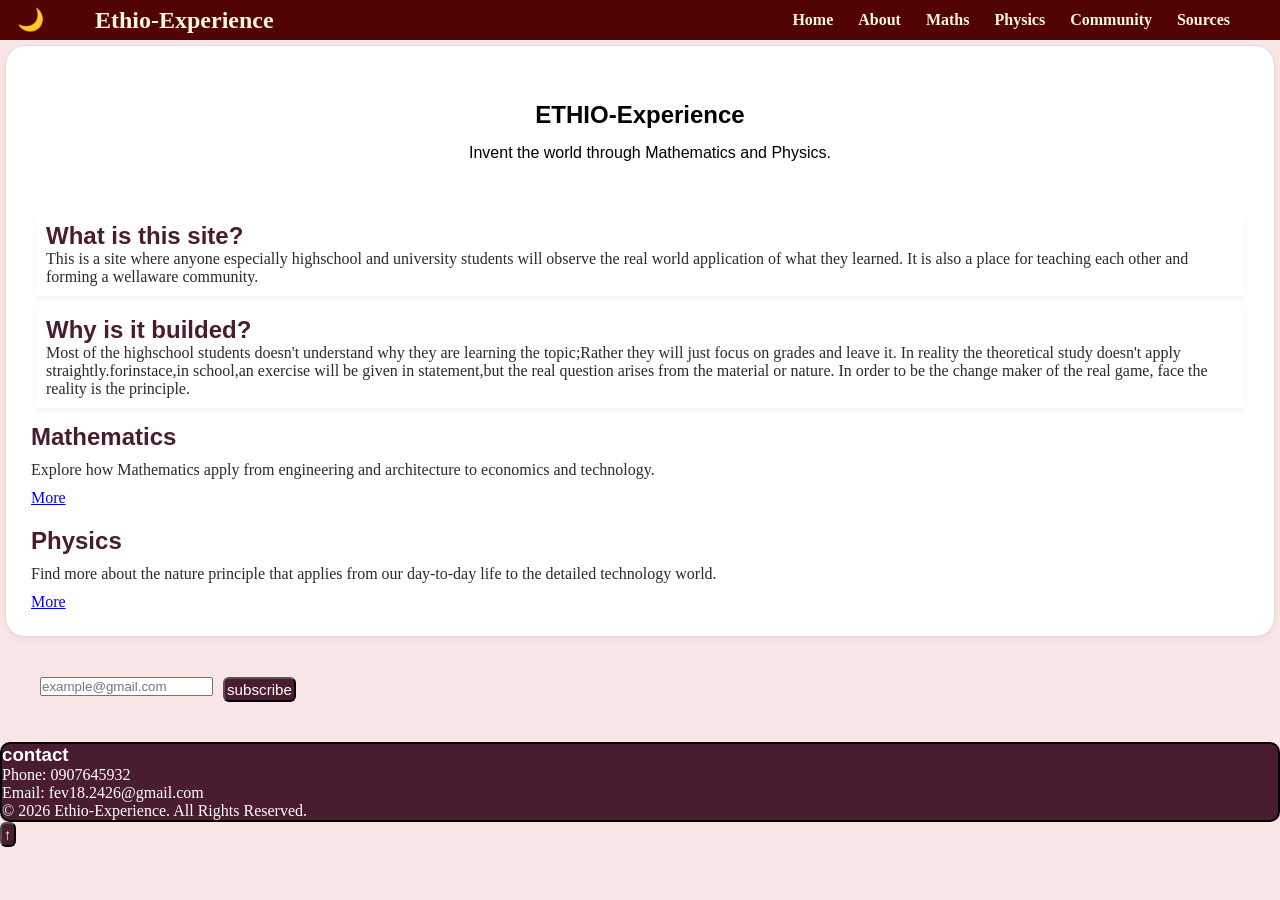
<file: index.html>
<!DOCTYPE html>
<html lang="en">

<head>
    <meta charset="UTF-8">
    <meta name="viewport" content="width=device-width, initial-scale=1.0">
    <title>Ethio-Experience</title>
    <link rel="stylesheet" href="style.css">

</head>

<body>
    <header class="container">
        <button id="themeBtn" class="theme-btn" type="button" aria-label="Toggle dark mode">
            🌙
        </button>
        <nav class="navbar">
            <div class="logo">Ethio-Experience</div>

            <button class="menu-btn" id="menuBtn">☰</button>

            <ul class="nav-links" id="navLinks">
                <li><a href="index.html">Home</a></li>
                <li><a href="#about  ">About</a></li>
                <li><a href="maths.html">Maths</a></li>
                <li><a href="phy.html">Physics</a></li>
                <li><a href="community.html">Community</a></li>
                <li><a href="source.html">Sources</a></li>
            </ul>
        </nav>

    </header>

    <section id="main">
        <div class="topic">
            <h1>ETHIO-Experience</h1>
            <p class="p1">Invent the world through Mathematics and Physics.</p>
        </div>

        <section id="about">
            <div class="question1">
                <h2>What is this site?</h2>
                <p>This is a site where anyone especially highschool and university students will observe the real world
                    application of
                    what they learned. It is also a place for teaching each other and forming a wellaware community.</p>
            </div>
            <div class="question2">
                <h2>Why is it builded?</h2>
                <p>Most of the highschool students doesn't understand why they are learning the topic;Rather they will
                    just
                    focus on grades and leave it. In reality the theoretical study doesn't apply
                    straightly.forinstace,in
                    school,an exercise will be given in statement,but the real question arises from the material or
                    nature.
                    In order to be the change maker of the real game, face the reality is the principle.</p>
            </div>
        </section>

        <div class="visit-maths">
            <h2>Mathematics</h2>
            <p>Explore how Mathematics apply from engineering and architecture to economics and technology.</p>
            <a href="maths.html">More</a>
        </div>

        <div class="visit-phy">
            <h2>Physics</h2>
            <p>Find more about the nature principle that applies from our day-to-day life to the detailed technology
                world.
            </p>
            <a href="phy.html">More</a>
        </div>

    </section>

    <div class="subscribe">
                <form action="">
                    <input type="email" placeholder="example@gmail.com" rows="4" cols="50">
                </form>
                <button>subscribe</button>
        </div>
    </form>

    <footer>
        <h3>contact</h3>
        <p>Phone: 0907645932</p>
        <p>Email: fev18.2426@gmail.com</p>

        <p> © 2026 Ethio-Experience. All Rights Reserved.</p>


    </footer>

    <script src="script.js" defer></script>
</body>

</html>
</file>
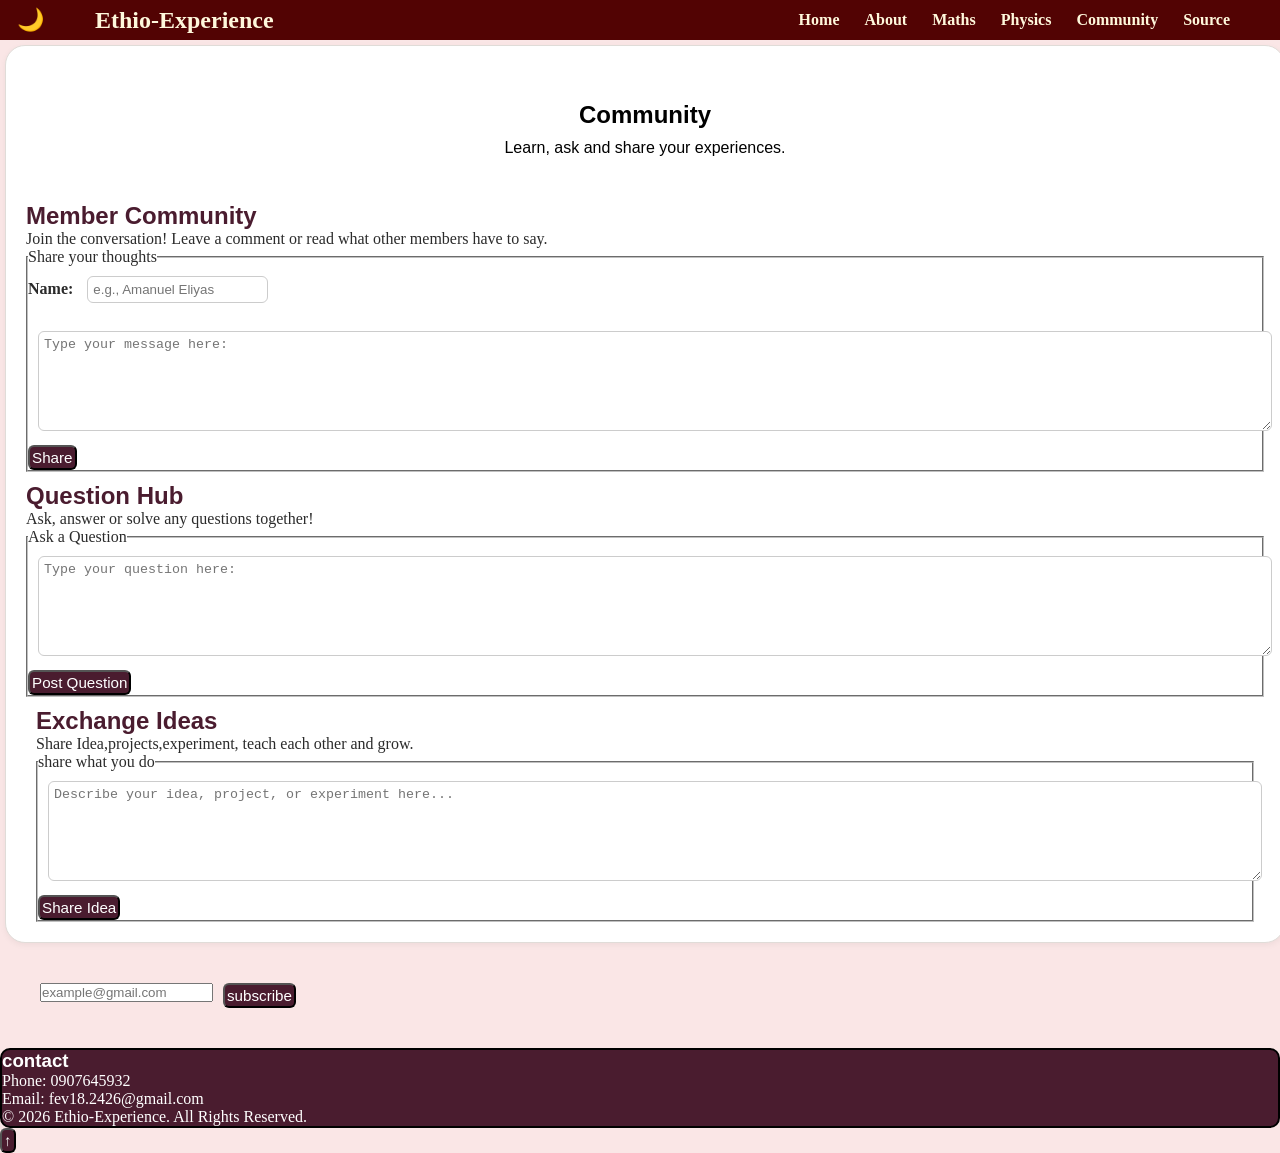
<file: community.html>
<!DOCTYPE html>
<html lang="en">

<head>
    <meta charset="UTF-8">
    <meta name="viewport" content="width=device-width, initial-scale=1.0">
    <title>community</title>
    <link rel="stylesheet" href="style.css">
</head>

<body>
    <header class="container">
        <button id="themeBtn" class="theme-btn" type="button" aria-label="Toggle dark mode">
            🌙
        </button>
        <nav class="navbar">
            <div class="logo">Ethio-Experience</div>

            <button class="menu-btn" id="menuBtn">☰</button>

            <ul class="nav-links" id="navLinks">
                <li><a href="index.html">Home</a></li>
                <li><a href="about.html">About</a></li>
                <li><a href="maths.html">Maths</a></li>
                <li><a href="phy.html">Physics</a></li>
                <li><a href="community.html">Community</a></li>
                <li><a href="source.html
                    ">Source</a></li>
            </ul>
        </nav>
    </header>

    <main class="community-hub">
        <section>
            <div class="topic">
                <h1>Community</h1>
                <p>Learn, ask and share your experiences.</p>
            </div>
            <h2>Member Community</h2>
            <p>Join the conversation! Leave a comment or read what other members have to say.</p>
            <fieldset>
                <legend>Share your thoughts
                </legend>
                <form action="user-comment">
                    <label for="name">Name:
                        <input type="text" id="name" name="name" placeholder="e.g., Amanuel Eliyas">
                    </label>
                    <textarea id="message" name="message" rows="4" cols="100%"
                        placeholder="Type your message here:"></textarea>
                    <br>
                    <button type="submit">Share</button>
                </form>
                </fildset>
                </form>
        </section>

        <section>
            <h2>Question Hub</h2>
            <p>Ask, answer or solve any questions together!</p>
            <fieldset>
                <legend>Ask a Question</legend>
                <form action="">
                    <textarea id="question" name="question" rows="4" cols="50" placeholder="Type your question here:"
                        rows="4" cols="100%"></textarea>
                    <br>
                    <button type="submit">Post Question</button>
                </form>
            </fieldset>

            <section>
                <h2>Exchange Ideas</h2>
                <p>Share Idea,projects,experiment, teach each other and grow.</p>
                <fieldset>
                    <legend>share what you do</legend>
                    <form action="">
                        <textarea name="comment" id="comment" rows="4" cols="100%"
                            placeholder="Describe your idea, project, or experiment here..."></textarea>
                        <br>
                        <button type="submit">Share Idea</button>
                    </form>
                </fieldset>
            </section>
        </section>
    </main>

    
    </section>
    </main>
        <div class="subscribe">
                <form action="">
                    <input type="email" placeholder="example@gmail.com" rows="4" cols="50">
                </form>
                <button>subscribe</button>
        </div>

        </form>

    <footer>
        <h3>contact</h3>
        <p>Phone: 0907645932</p>
        <p>Email: fev18.2426@gmail.com</p>

        <p> © 2026 Ethio-Experience. All Rights Reserved.</p>


    </footer>

    <script src="script.js" defer></script>
</body>

</html>
</file>
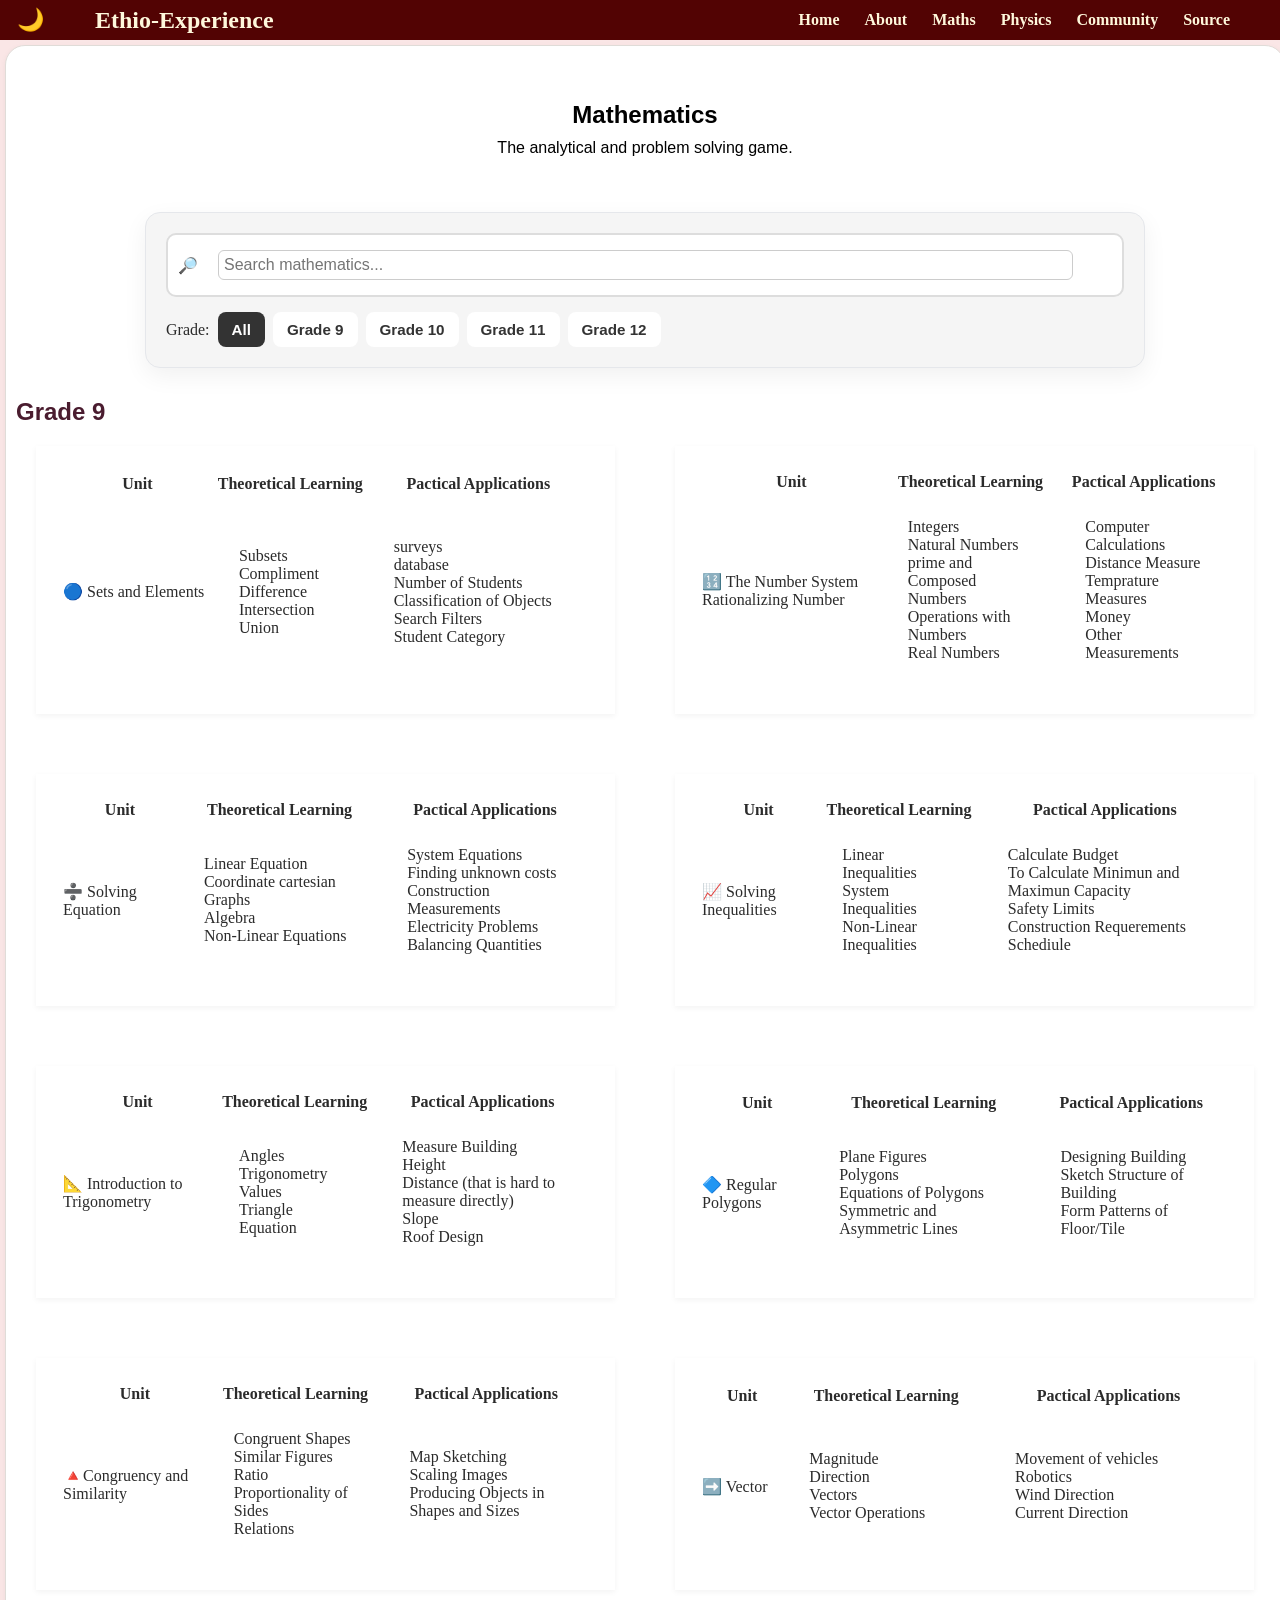
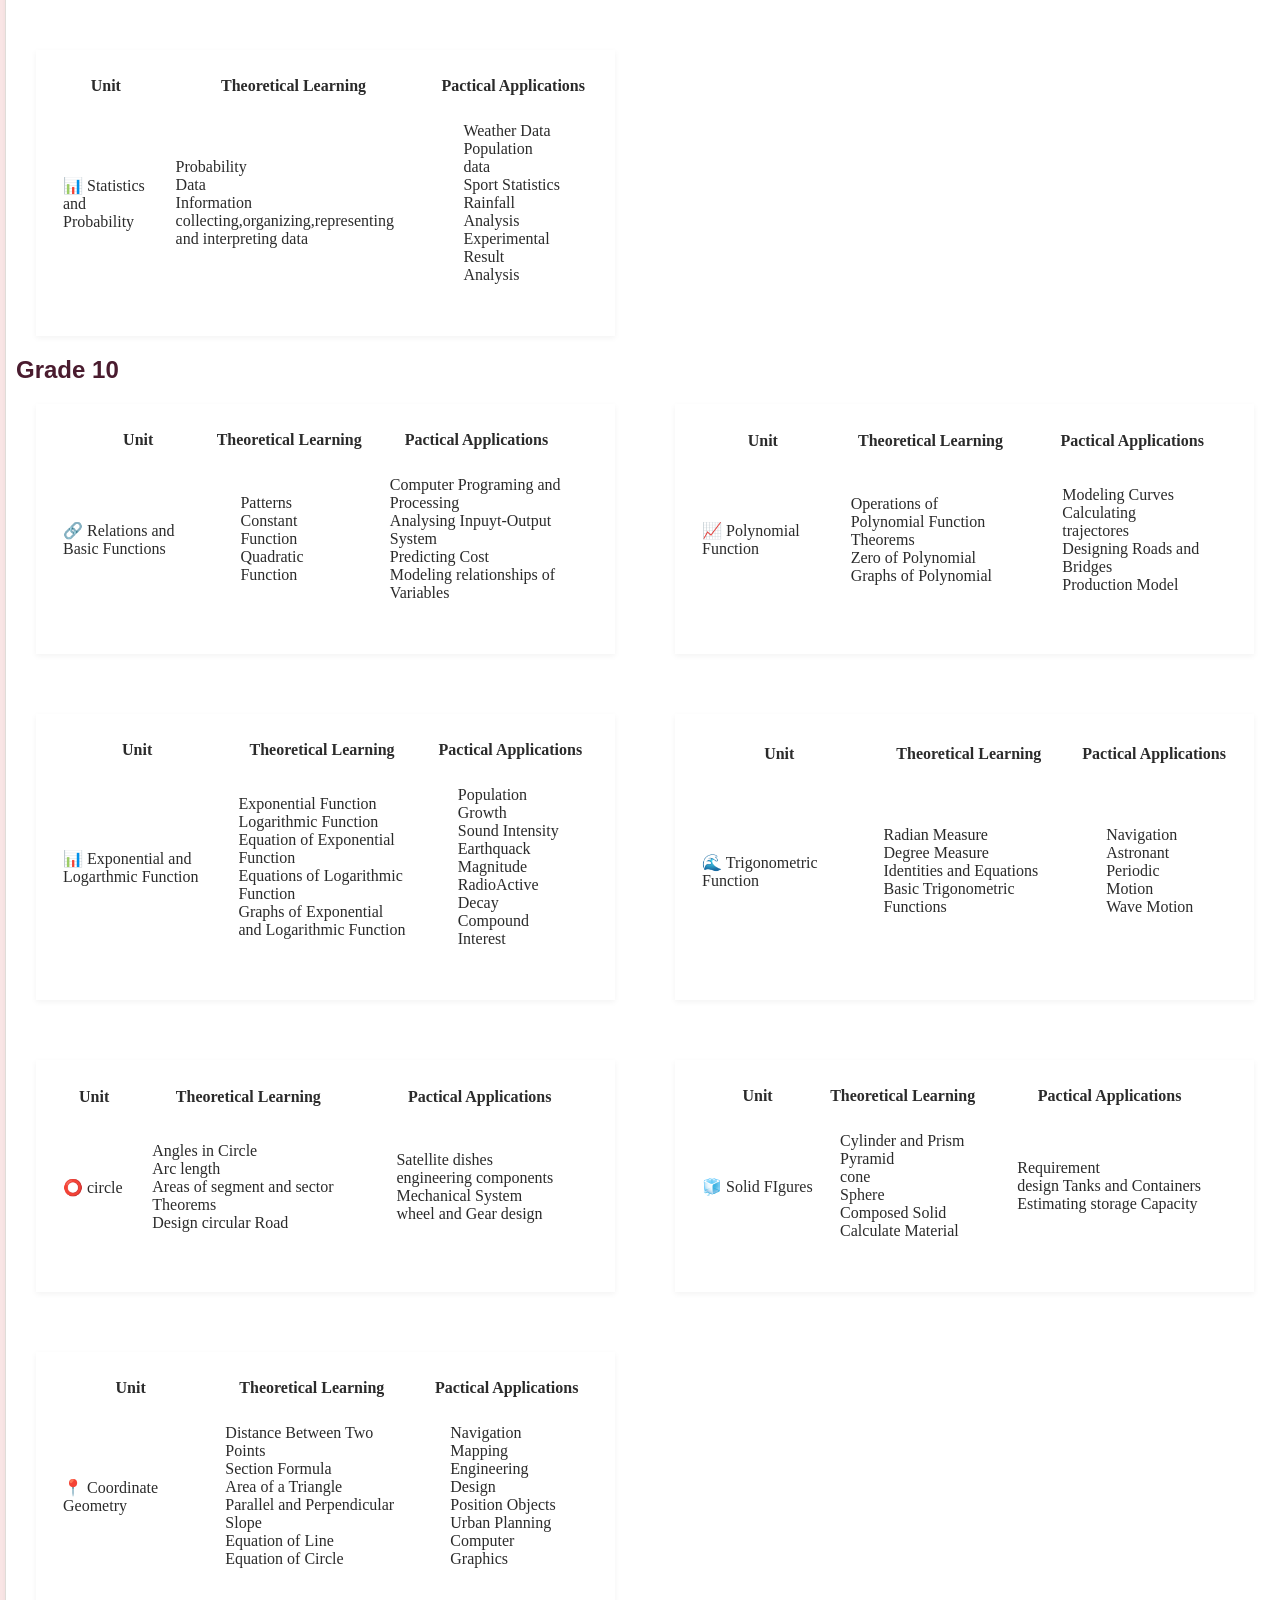
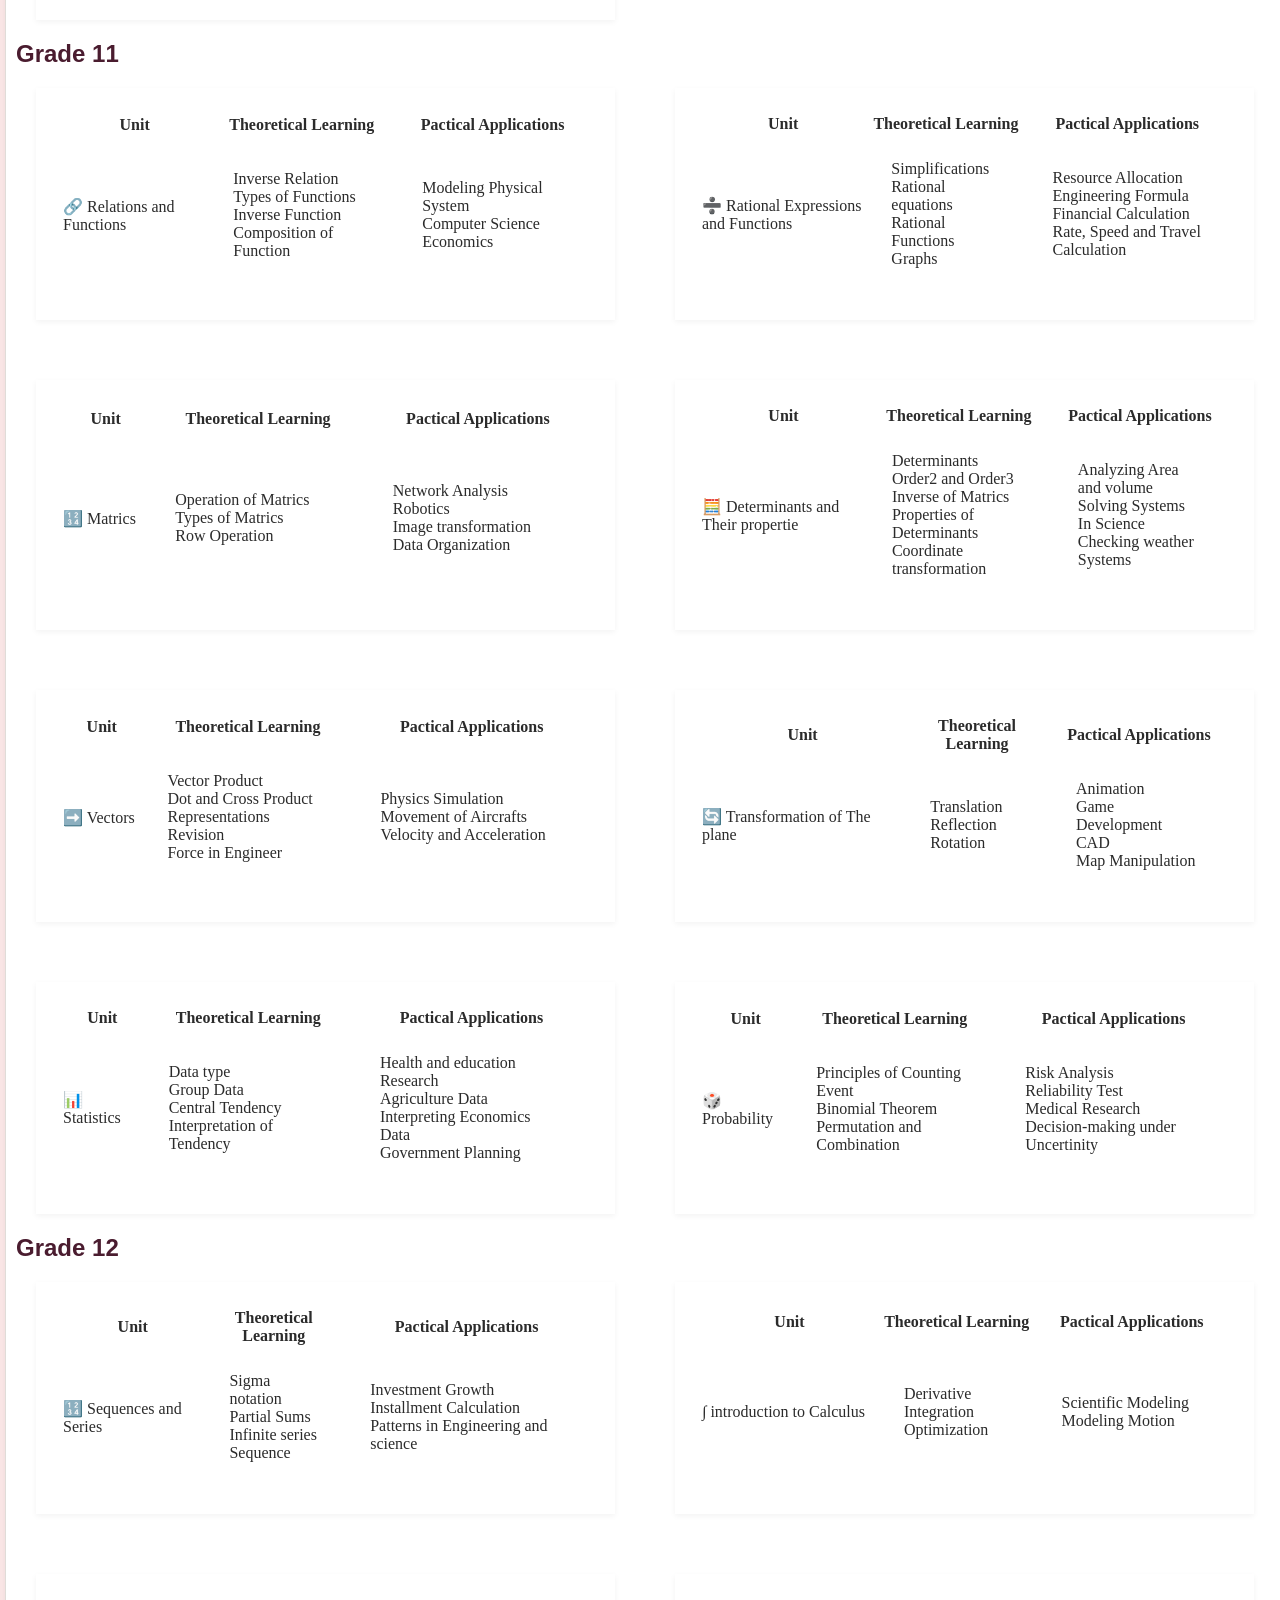
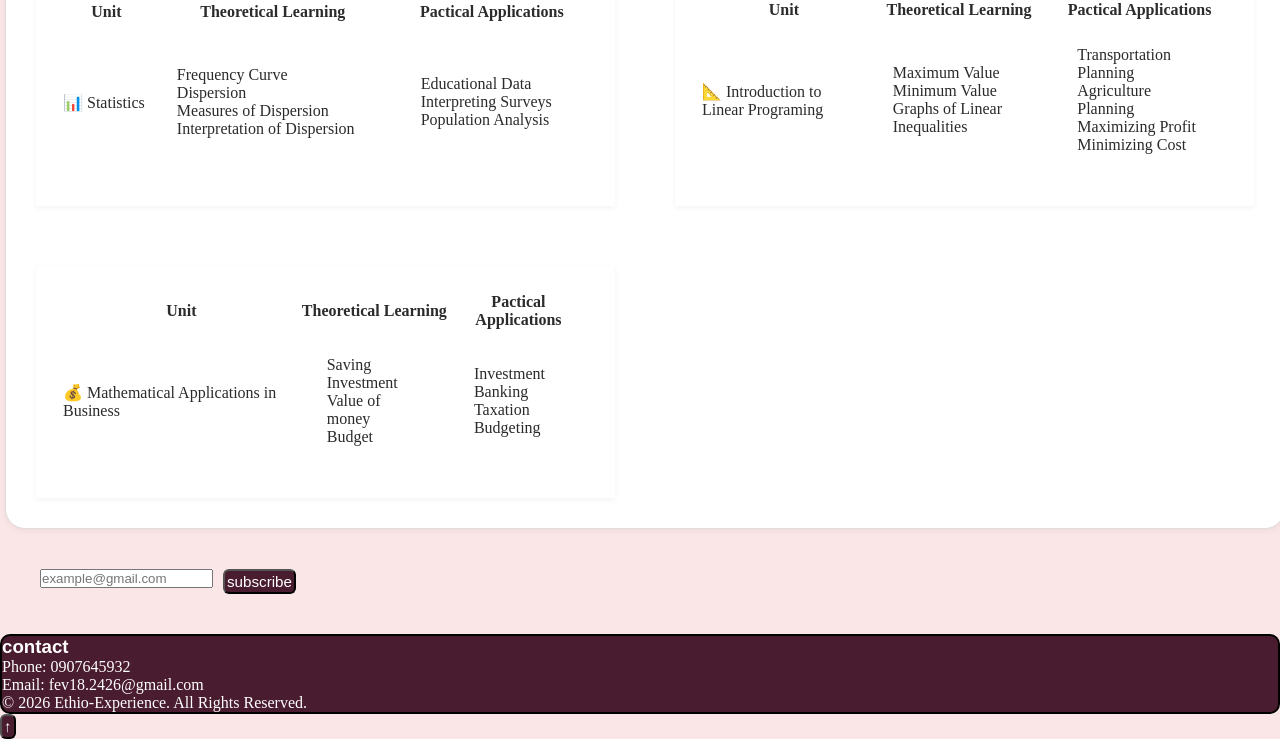
<file: maths.html>
<!DOCTYPE html>
<html lang="en">

<head>
    <meta charset="UTF-8">
    <meta name="viewport" content="width=device-width, initial-scale=1.0">
    <title>maths</title>
    <link rel="stylesheet" href="style.css">
</head>

<body>
    <header class="container">
        <button id="themeBtn" class="theme-btn" type="button" aria-label="Toggle dark mode">
            🌙
        </button>
        <nav class="navbar">
            <div class="logo">Ethio-Experience</div>

            <button class="menu-btn" id="menuBtn">☰</button>

            <ul class="nav-links" id="navLinks">
                <li><a href="index.html">Home</a></li>
                <li><a href="about.html">About</a></li>
                <li><a href="maths.html">Maths</a></li>
                <li><a href="phy.html">Physics</a></li>
                <li><a href="community.html">Community</a></li>
                <li><a href="source.html">Source</a></li>
            </ul>
        </nav>
    </header>

    <section id="maths">
        <div class="topic">
            <h1>Mathematics</h1>
            <p>The analytical and problem solving game.</p>
        </div>
        <div class="study-controls">

            <div class="search-box">
                🔎
                <input type="text" id="topicSearch" placeholder="Search mathematics...">
                <button id="clearSearch" type="button">✕</button>
            </div>

            <div class="grade-filter">
                <span>Grade:</span>

                <button class="grade-btn active" data-grade="all">
                    All
                </button>

                <button class="grade-btn" data-grade="9">
                    Grade 9
                </button>

                <button class="grade-btn" data-grade="10">
                    Grade 10
                </button>

                <button class="grade-btn" data-grade="11">
                    Grade 11
                </button>

                <button class="grade-btn" data-grade="12">
                    Grade 12
                </button>
            </div>

            <p id="searchStatus"></p>

        </div>
        <h2>Grade 9</h2>
        <div class="maths">
            <table class="m9-1">
                <tr>
                    <th>Unit </th>
                    <th>Theoretical Learning</th>
                    <th>Pactical Applications</th>
                </tr>

                <tr>
                    <td>
                        🔵 Sets and Elements</td>
                    <td>
                        <ul>
                            <li>Subsets</li>
                            <li>Compliment</li>
                            <li>Difference</li>
                            <li>Intersection</li>
                            <li>Union</li>
                        </ul>
                    </td>
                    <td>
                        <ul>
                            <li>surveys</li>
                            <li>database</li>
                            <li>Number of Students</li>
                            <li>Classification of Objects</li>
                            <li>Search Filters</li>
                            <li>Student Category</li>
                        </ul>
                    </td>
                </tr>
            </table>



            <table class="m9-1">
                <tr>
                    <th>Unit</th>
                    <th>Theoretical Learning </th>
                    <th>Pactical Applications</th>
                </tr>

                <tr>
                    <td>🔢 The Number System
                        Rationalizing Number</td>

                    <td>
                        <ul>
                            <li>Integers</li>
                            <li>Natural Numbers</li>
                            <li>prime and Composed Numbers</li>
                            <li>Operations with Numbers</li>
                            <li>Real Numbers</li>
                        </ul>
                    </td>
                    <td>
                        <ul>
                            <li>Computer Calculations</li>
                            <li>Distance Measure</li>
                            <li>Temprature Measures</li>
                            <li> Money</li>
                            <li>Other Measurements</li>
                        </ul>
                    </td>
                </tr>

            </table>



            <table class="m9-1">
                <tr>
                    <th> Unit</th>
                    <th>Theoretical Learning</th>
                    <th>Pactical Applications</th>
                </tr>

                <tr>
                    <td>➗ Solving Equation</td>
                    <td>
                        <ul>

                            <li>Linear Equation</li>
                            <li>Coordinate cartesian Graphs</li>
                            <li>Algebra</li>
                            <li>Non-Linear Equations</li>
                        </ul>
                    </td>
                    <td>
                        <ul>
                            <li>System Equations</li>
                            <li>Finding unknown costs</li>
                            <li>Construction Measurements</li>
                            <li>Electricity Problems</li>
                            <li>Balancing Quantities</li>
                        </ul>
                    </td>
                </tr>

            </table>

            <table class="m9-1">

                <tr>
                    <th>Unit</th>
                    <th>Theoretical Learning</th>
                    <th>Pactical Applications</th>
                </tr>

                <tr>
                    <td>📈 Solving Inequalities</td>
                    <td>
                        <ul>
                            <li>Linear Inequalities</li>
                            <li>System Inequalities</li>
                            <li>Non-Linear Inequalities</li>
                        </ul>
                    </td>
                    <td>
                        <ul>
                            <li>Calculate Budget</li>
                            <li>To Calculate Minimun and Maximun Capacity</li>
                            <li>Safety Limits</li>
                            <li>Construction Requerements</li>
                            <li>Schediule</li>
                        </ul>
                    </td>
                </tr>

            </table>

            <table class="m9-1">
                <tr>
                    <th>Unit</th>
                    <th>Theoretical Learning</th>
                    <th>Pactical Applications</th>

                </tr>

                <tr>
                    <td>📐 Introduction to Trigonometry</td>
                    <td>
                        <ul>
                            <li>Angles</li>
                            <li>Trigonometry Values</li>
                            <li>Triangle Equation</li>
                        </ul>
                    </td>
                    <td>
                        <ul>
                            <li>Measure Building Height</li>
                            <li>Distance (that is hard to measure directly)</li>
                            <li>Slope</li>
                            <li>Roof Design</li>
                        </ul>
                    </td>

                </tr>

            </table>

            <table class="m9-1">

                <tr>
                    <th>Unit</th>
                    <th>Theoretical Learning</th>
                    <th>Pactical Applications</th>
                </tr>

                <tr>
                    <td>🔷 Regular Polygons</td>
                    <td>
                        <ul>
                            <li>Plane Figures</li>
                            <li>Polygons</li>
                            <li>Equations of Polygons</li>
                            <li>Symmetric and Asymmetric Lines</li>
                        </ul>
                    </td>
                    <td>
                        <ul>
                            <li>Designing Building</li>
                            <li>Sketch Structure of Building</li>
                            <li>Form Patterns of Floor/Tile</li>
                        </ul>
                    </td>
                </tr>

            </table>

            <table class="m9-1">
                <tr>
                    <th>Unit</th>
                    <th>Theoretical Learning</th>
                    <th>Pactical Applications</th>
                </tr>

                <tr>
                    <td>🔺Congruency and Similarity</td>
                    <td>
                        <ul>
                            <li>Congruent Shapes</li>
                            <li>Similar Figures</li>
                            <li>Ratio</li>
                            <li>Proportionality of Sides</li>
                            <li>Relations</li>
                        </ul>
                    </td>
                    <td>
                        <ul>
                            <li>Map Sketching</li>
                            <li>Scaling Images</li>
                            <li>Producing Objects in Shapes and Sizes</li>
                        </ul>
                    </td>

                </tr>

            </table>

            <table class="m9-1">
                <tr>
                    <th>Unit</th>
                    <th>Theoretical Learning</th>
                    <th>Pactical Applications</th>
                </tr>

                <tr>
                    <td>➡️ Vector</td>
                    <td>
                        <ul>
                            <li>Magnitude</li>
                            <li>Direction</li>
                            <li>Vectors</li>
                            <li>Vector Operations</li>
                        </ul>
                    </td>
                    <td>
                        <ul>
                            <li>Movement of vehicles</li>
                            <li>Robotics</li>
                            <li>Wind Direction</li>
                            <li>Current Direction</li>
                        </ul>
                    </td>

                </tr>

            </table>

            <table class="m9-1">
                <tr>
                    <th>Unit</th>
                    <th>Theoretical Learning</th>
                    <th>Pactical Applications</th>
                </tr>

                <tr>
                    <td>📊 Statistics and Probability</td>
                    <td>
                        <ul>
                            <li>Probability</li>
                            <li>Data</li>
                            <li>Information</li>
                            <li>collecting,organizing,representing and interpreting data</li>
                        </ul>
                    </td>
                    <td>
                        <ul>
                            <li>Weather Data</li>
                            <li>Population data</li>
                            <li>Sport Statistics</li>
                            <li>Rainfall Analysis</li>
                            <li>Experimental Result Analysis</li>
                        </ul>
                    </td>

                </tr>
            </table>
        </div>

        <h2>Grade 10</h2>
        <div class="maths">
            <table class="m10-1">
                <tr>
                    <th>Unit</th>
                    <th>Theoretical Learning</th>
                    <th>Pactical Applications</th>
                </tr>

                <tr>
                    <td>🔗 Relations and
                        Basic Functions</td>
                    <td>
                        <ul>
                            <li>Patterns</li>
                            <li>Constant Function</li>
                            <li>Quadratic Function</li>
                        </ul>
                    </td>
                    <td>
                        <ul>
                            <li>Computer Programing and Processing</li>
                            <li>Analysing Inpuyt-Output System</li>
                            <li>Predicting Cost</li>
                            <li>Modeling relationships of Variables</li>
                        </ul>
                    </td>
                </tr>
            </table>


            <table class="m10-1">
                <tr>
                    <th>Unit</th>
                    <th>Theoretical Learning</th>
                    <th>Pactical Applications</th>
                </tr>
                <tr>
                    <td>📈 Polynomial Function</td>
                    <td>
                        <ul>
                            <li>Operations of Polynomial Function</li>
                            <li>Theorems</li>
                            <li>Zero of Polynomial</li>
                            <li>Graphs of Polynomial</li>
                        </ul>
                    </td>
                    <td>
                        <ul>
                            <li>Modeling Curves</li>
                            <li>Calculating trajectores</li>
                            <li>Designing Roads and Bridges</li>
                            <li>Production Model</li>
                        </ul>
                    </td>
                </tr>
            </table>


            <table class="m10-1">
                <tr>
                    <th>Unit</th>
                    <th>Theoretical Learning</th>
                    <th>Pactical Applications</th>
                </tr>
                <tr>
                    <td>📊 Exponential and Logarthmic Function</td>
                    <td>
                        <ul>
                            <li>Exponential Function</li>
                            <li>Logarithmic Function</li>
                            <li>Equation of Exponential Function</li>
                            <li>Equations of Logarithmic Function</li>
                            <li>Graphs of Exponential and Logarithmic Function</li>
                        </ul>
                    </td>
                    <td>
                        <ul>
                            <li>Population Growth</li>
                            <li>Sound Intensity</li>
                            <li>Earthquack Magnitude</li>
                            <li>RadioActive Decay</li>
                            <li>Compound Interest</li>

                        </ul>
                    </td>
                </tr>
            </table>

            <table class="m10-1">
                <tr>
                    <th>Unit</th>
                    <th>Theoretical Learning</th>
                    <th>Pactical Applications</th>
                </tr>
                <tr>
                    <td>🌊 Trigonometric Function</td>
                    <td>
                        <ul>
                            <li>Radian Measure</li>
                            <li>Degree Measure</li>
                            <li>Identities and Equations</li>
                            <li>Basic Trigonometric Functions</li>
                        </ul>
                    </td>
                    <td>
                        <ul>
                            <li>Navigation</li>
                            <li>Astronant</li>
                            <li>Periodic Motion</li>
                            <li>Wave Motion</li>
                        </ul>
                    </td>
                </tr>
            </table>

            <table class="m10-1">
                <tr>
                    <th>Unit</th>
                    <th>Theoretical Learning</th>
                    <th>Pactical Applications</th>
                </tr>
                <tr>
                    <td>⭕ circle</td>
                    <td>
                        <ul>
                            <li>Angles in Circle</li>
                            <li>Arc length</li>
                            <li>Areas of segment and sector</li>
                            <li>Theorems</li>
                            <li>Design circular Road</li>
                        </ul>
                    </td>
                    <td>
                        <ul>
                            <li>Satellite dishes</li>
                            <li>engineering components</li>
                            <li>Mechanical System</li>
                            <li>wheel and Gear design</li>
                        </ul>
                    </td>
                </tr>
            </table>


            <table class="m10-1">
                <tr>
                    <th>Unit</th>
                    <th>Theoretical Learning</th>
                    <th>Pactical Applications</th>
                </tr>
                <tr>
                    <td>🧊 Solid FIgures </td>
                    <td>
                        <ul>
                            <li>Cylinder and Prism</li>
                            <li>Pyramid</li>
                            <li>cone</li>
                            <li>Sphere</li>
                            <li>Composed Solid</li>
                            <li>Calculate Material</li>
                        </ul>
                    </td>
                    <td>
                        <ul>
                            <li>Requirement</li>
                            <li>design Tanks and Containers</li>
                            <li>Estimating storage Capacity</li>
                        </ul>
                    </td>
                </tr>
            </table>



            <table class="m10-1">
                <tr>
                    <th>Unit</th>
                    <th>Theoretical Learning</th>
                    <th>Pactical Applications</th>
                </tr>
                <tr>
                    <td>📍 Coordinate Geometry</td>
                    <td>
                        <ul>
                            <li>Distance Between Two Points</li>
                            <li>Section Formula</li>
                            <li>Area of a Triangle</li>
                            <li>Parallel and Perpendicular Slope</li>
                            <li>Equation of Line</li>
                            <li>Equation of Circle</li>
                        </ul>
                    </td>
                    <td>
                        <ul>
                            <li>Navigation</li>
                            <li>Mapping</li>
                            <li>Engineering Design</li>
                            <li>Position Objects</li>
                            <li>Urban Planning</li>
                            <li>Computer Graphics</li>
                        </ul>
                    </td>
                </tr>
            </table>
        </div>


        <h2>Grade 11</h2>
        <div class="maths">
            <table class="m11-1">
                <tr>
                    <th>Unit</th>
                    <th>Theoretical Learning</th>
                    <th>Pactical Applications</th>
                </tr>

                <tr>
                    <td>🔗 Relations and Functions</td>
                    <td>
                        <ul>
                            <li>Inverse Relation</li>
                            <li>Types of Functions</li>
                            <li>Inverse Function</li>
                            <li>Composition of Function</li>
                        </ul>
                    </td>
                    <td>
                        <ul>
                            <li>Modeling Physical System</li>
                            <li>Computer Science</li>
                            <li>Economics</li>
                        </ul>
                    </td>
                </tr>
            </table>

            <table class="m11-1">
                <tr>
                    <th>Unit</th>
                    <th>Theoretical Learning</th>
                    <th>Pactical Applications</th>
                </tr>
                <tr>
                    <td>➗ Rational Expressions and Functions</td>
                    <td>
                        <ul>
                            <li>Simplifications</li>
                            <li>Rational equations</li>
                            <li>Rational Functions</li>
                            <li>Graphs</li>
                        </ul>
                    </td>
                    <td>
                        <ul>
                            <li>Resource Allocation</li>
                            <li>Engineering Formula</li>
                            <li>Financial Calculation</li>
                            <li>Rate, Speed and Travel Calculation</li>
                        </ul>
                    </td>
                </tr>
            </table>




            <table class="m11-1">
                <th>Unit</th>
                <th>Theoretical Learning</th>
                <th>Pactical Applications</th>

                <tr>
                    <td>🔢 Matrics</td>
                    <td>
                        <ul>
                            <li>Operation of Matrics</li>
                            <li>Types of Matrics</li>
                            <li>Row Operation</li>
                        </ul>
                    </td>
                    <td>
                        <ul>
                            <li>Network Analysis</li>
                            <li>Robotics</li>
                            <li>Image transformation</li>
                            <li>Data Organization</li>
                        </ul>
                    </td>
                </tr>
            </table>


            <table class="m11-1">
                <tr>
                    <th>Unit</th>
                    <th>Theoretical Learning</th>
                    <th>Pactical Applications</th>
                </tr>
                <tr>
                    <td>🧮 Determinants and Their propertie</td>
                    <td>
                        <ul>
                            <li>Determinants</li>
                            <li>Order2 and Order3</li>
                            <li>Inverse of Matrics</li>
                            <li>Properties of Determinants</li>
                            <li>Coordinate transformation</li>
                        </ul>
                    </td>
                    <td>
                        <ul>
                            <li>Analyzing Area and volume</li>
                            <li>Solving Systems In Science</li>
                            <li>Checking weather Systems</li>

                        </ul>
                    </td>
                </tr>
            </table>



            <table class="m11-1">
                <th>Unit</th>
                <th>Theoretical Learning</th>
                <th>Pactical Applications</th>

                <tr>
                    <td>➡️ Vectors</td>
                    <td>
                        <ul>
                            <li>Vector Product</li>
                            <li>Dot and Cross Product</li>
                            <li>Representations</li>
                            <li>Revision</li>
                            <li>Force in Engineer</li>
                        </ul>
                    </td>
                    <td>
                        <ul>
                            <li>Physics Simulation</li>
                            <li>Movement of Aircrafts</li>
                            <li>Velocity and Acceleration</li>
                        </ul>
                    </td>
                </tr>
            </table>



            <table class="m11-1">
                <tr>
                    <th>Unit</th>
                    <th>Theoretical Learning</th>
                    <th>Pactical Applications</th>
                </tr>

                <tr>
                    <td>🔄 Transformation of The plane</td>
                    <td>
                        <ul>
                            <li>Translation</li>
                            <li>Reflection</li>
                            <li>Rotation</li>
                        </ul>
                    </td>
                    <td>
                        <ul>
                            <li>Animation</li>
                            <li>Game Development</li>
                            <li>CAD</li>
                            <li>Map Manipulation</li>
                        </ul>
                    </td>
                </tr>
            </table>



            <table class="m11-1">
                <tr>
                    <th>Unit</th>
                    <th>Theoretical Learning</th>
                    <th>Pactical Applications</th>
                </tr>
                <td>📊 Statistics</td>
                <td>
                    <ul>
                        <li>Data type</li>
                        <li>Group Data</li>
                        <li>Central Tendency</li>
                        <li>Interpretation of Tendency</li>
                    </ul>
                </td>
                <td>
                    <ul>
                        <li>Health and education Research</li>
                        <li>Agriculture Data</li>
                        <li>Interpreting Economics Data</li>
                        <li>Government Planning</li>
                    </ul>
                </td>
            </table>


            <table class="m11-1">
                <th>Unit</th>
                <th>Theoretical Learning</th>
                <th>Pactical Applications</th>

                <tr>
                    <td>🎲 Probability</td>
                    <td>
                        <ul>
                            <li>Principles of Counting</li>
                            <li>Event</li>
                            <li>Binomial Theorem</li>
                            <li>Permutation and Combination</li>
                        </ul>
                    </td>
                    <td>
                        <ul>
                            <li>Risk Analysis</li>
                            <li>Reliability Test</li>
                            <li>Medical Research</li>
                            <li>Decision-making under Uncertinity</li>
                        </ul>
                    </td>
                </tr>
            </table>

        </div>



        <h2>Grade 12</h2>
        <div class="maths">
            <table class="m12-1">
                <tr>
                    <th>Unit</th>
                    <th>Theoretical Learning</th>
                    <th>Pactical Applications</th>
                </tr>

                <tr>
                    <td>🔢 Sequences and Series</td>
                    <td>
                        <ul>
                            <li>Sigma notation</li>
                            <li>Partial Sums</li>
                            <li>Infinite series</li>
                            <li>Sequence</li>
                        </ul>
                    </td>
                    <td>
                        <ul>
                            <li>Investment Growth</li>
                            <li>Installment Calculation</li>
                            <li>Patterns in Engineering and science</li>
                        </ul>
                    </td>
                </tr>
            </table>



            <table class="m12-1">
                <tr>
                    <th>Unit</th>
                    <th>Theoretical Learning</th>
                    <th>Pactical Applications</th>
                </tr>

                <tr>
                    <td>∫ introduction to Calculus</td>
                    <td>
                        <ul>
                            <li>Derivative</li>
                            <li>Integration</li>
                            <li>Optimization</li>
                        </ul>
                    </td>
                    <td>
                        <ul>
                            <li>Scientific Modeling</li>
                            <li>Modeling Motion</li>
                        </ul>
                    </td>
                </tr>
            </table>



            <table class="m12-1">
                <tr>
                    <th>Unit</th>
                    <th>Theoretical Learning</th>
                    <th>Pactical Applications</th>
                </tr>

                <tr>
                    <td>📊 Statistics</td>
                    <td>
                        <ul>
                            <li>Frequency Curve</li>
                            <li>Dispersion</li>
                            <li>Measures of Dispersion</li>
                            <li>Interpretation of Dispersion</li>
                        </ul>
                    </td>
                    <td>
                        <ul>
                            <li>Educational Data</li>
                            <li>Interpreting Surveys</li>
                            <li>Population Analysis</li>

                        </ul>
                    </td>
                </tr>
            </table>






            <table class="m12-1">
                <tr>
                    <th>Unit</th>
                    <th>Theoretical Learning</th>
                    <th>Pactical Applications</th>
                </tr>

                <tr>
                    <td>📐 Introduction to Linear Programing</td>
                    <td>
                        <ul>
                            <li>Maximum Value</li>
                            <li>Minimum Value</li>
                            <li>Graphs of Linear Inequalities</li>
                        </ul>
                    </td>
                    <td>
                        <ul>
                            <li>Transportation Planning</li>
                            <li>Agriculture Planning</li>
                            <li>Maximizing Profit</li>
                            <li>Minimizing Cost</li>
                        </ul>
                    </td>
                </tr>
            </table>



            <table class="m12-1">
                <tr>
                    <th>Unit</th>
                    <th>Theoretical Learning</th>
                    <th>Pactical Applications</th>
                </tr>

                <tr>
                    <td>💰 Mathematical Applications in Business</td>
                    <td>
                        <ul>
                            <li>Saving</li>
                            <li>Investment</li>
                            <li>Value of money</li>
                            <li>Budget</li>
                        </ul>
                    </td>
                    <td>
                        <ul>
                            <li>Investment</li>
                            <li>Banking</li>
                            <li>Taxation</li>
                            <li>Budgeting</li>
                        </ul>
                    </td>
                </tr>
            </table>
            </table>
        </div>
    </section>

    <div class="subscribe">
                <form action="">
                    <input type="email" placeholder="example@gmail.com" rows="4" cols="50">
                </form>
                <button>subscribe</button>
        </div>

        </form>

    <footer>
        <h3>contact</h3>
        <p>Phone: 0907645932</p>
        <p>Email: fev18.2426@gmail.com</p>

        <p> © 2026 Ethio-Experience. All Rights Reserved.</p>


    </footer>

    <script src="script.js" defer></script>
</body>

</html>
</file>
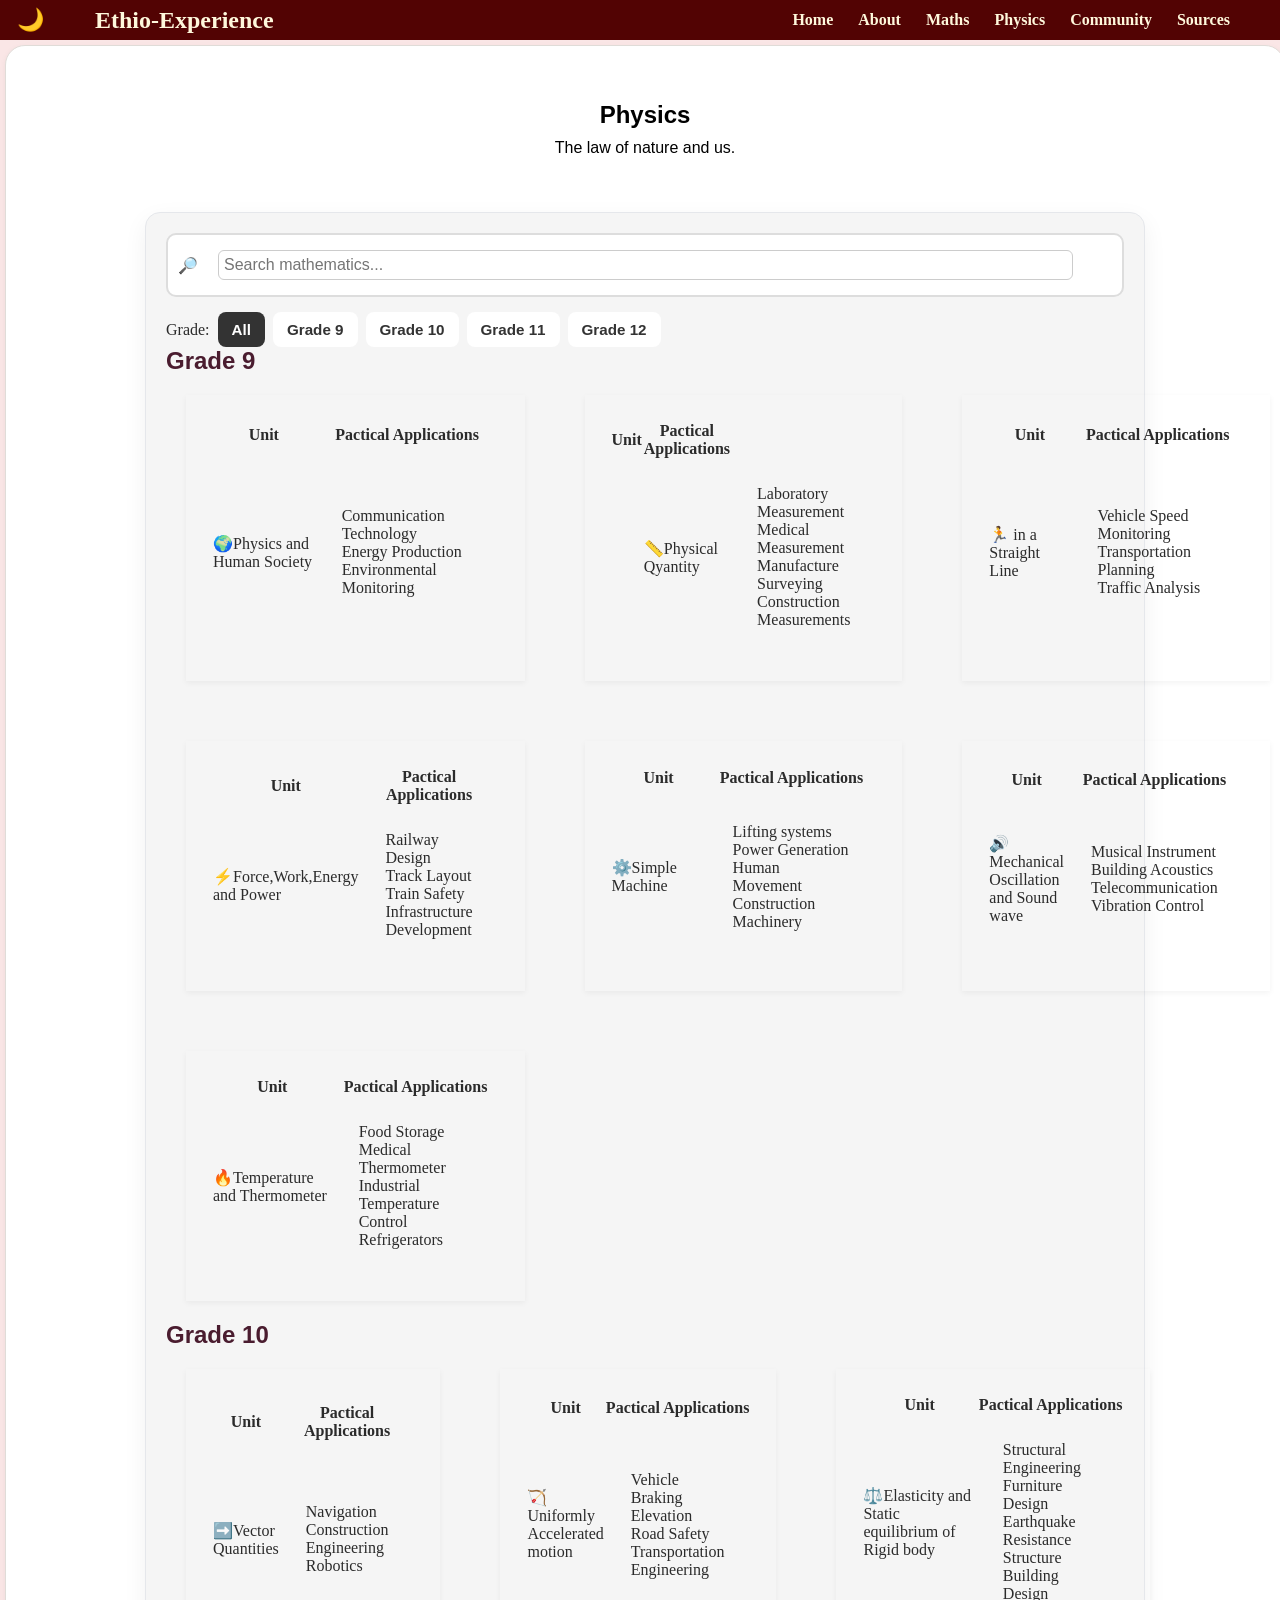
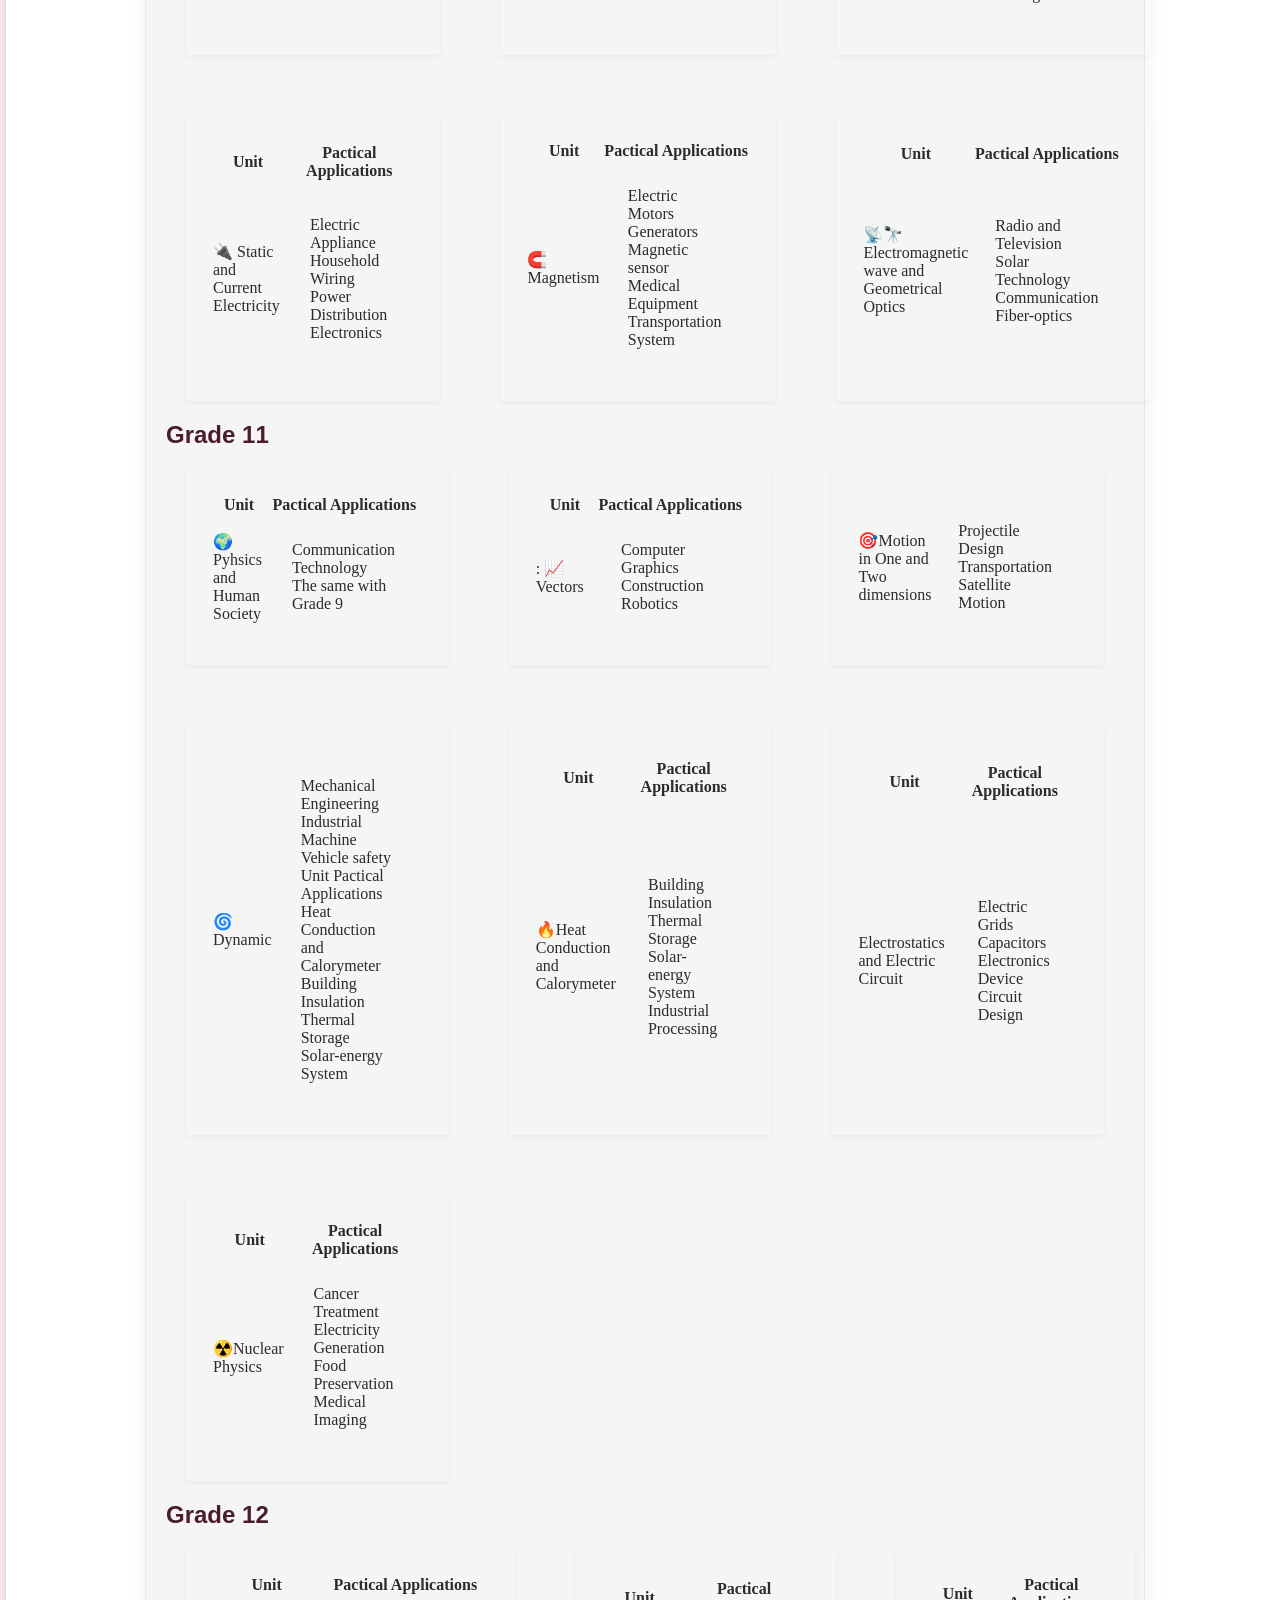
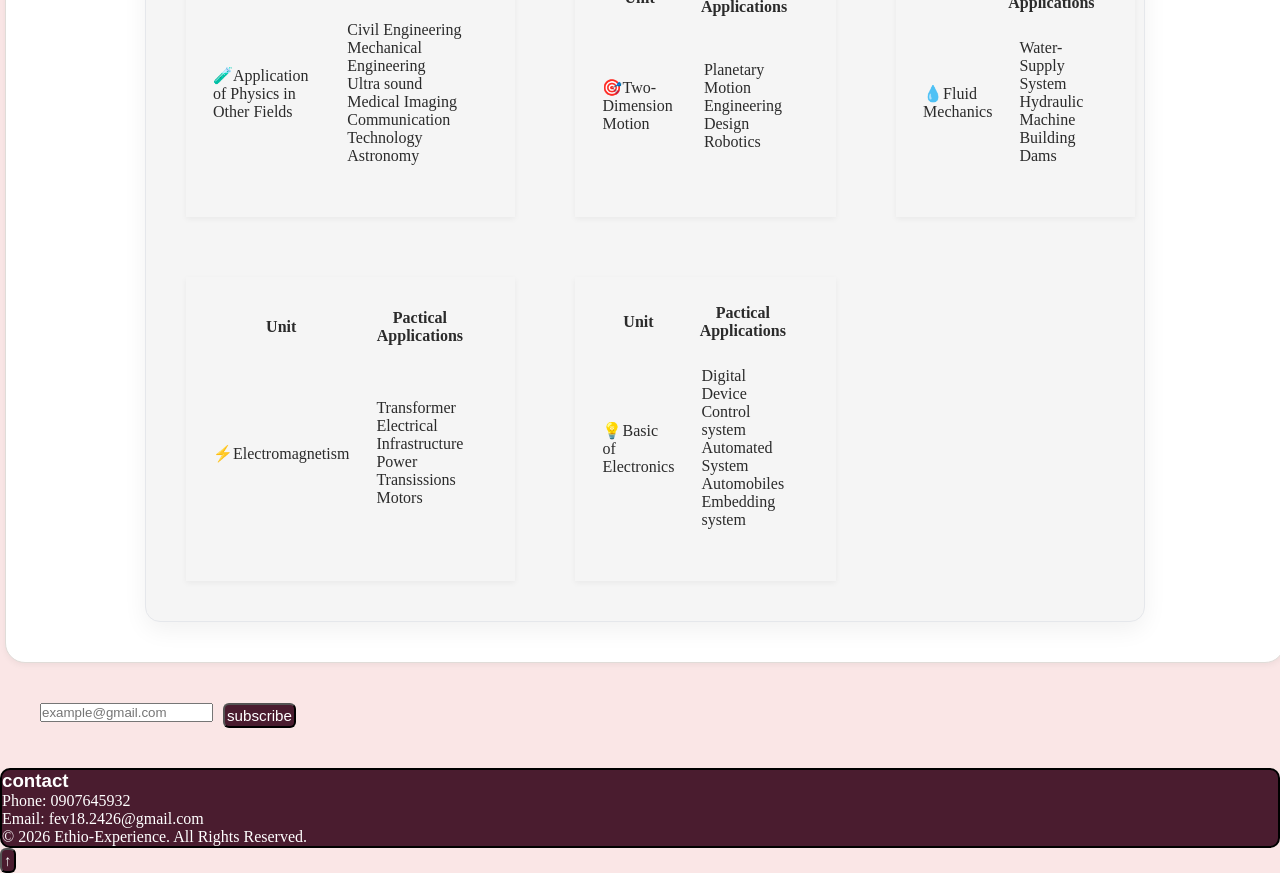
<file: phy.html>
<!DOCTYPE html>
<html lang="en">

<head>
    <meta charset="UTF-8">
    <meta name="viewport" content="width=device-width, initial-scale=1.0">
    <title>physics</title>
    <link rel="stylesheet" href="style.css">
</head>

<body>
    <header class="container">
        <button id="themeBtn" class="theme-btn" type="button" aria-label="Toggle dark mode">
            🌙
        </button>
        <nav class="navbar">
            <div class="logo">Ethio-Experience</div>

            <button class="menu-btn" id="menuBtn">☰</button>

            <ul class="nav-links" id="navLinks">
                <li><a href="index.html">Home</a></li>
                <li><a href="about.html">About</a></li>
                <li><a href="maths.html">Maths</a></li>
                <li><a href="phy.html">Physics</a></li>
                <li><a href="community.html">Community</a></li>
                <li><a href="source.html">Sources</a></li>
            </ul>
        </nav>

    </header>

    <section id="phy">
        <div class="topic">
            <h1>Physics</h1>
            <p>The law of nature and us.</p>
        </div>
        <div class="study-controls">

            <div class="search-box">
                🔎
                <input type="text" id="topicSearch" placeholder="Search mathematics...">
                <button id="clearSearch" type="button">✕</button>
            </div>

            <div class="grade-filter">
                <span>Grade:</span>

                <button class="grade-btn active" data-grade="all">
                    All
                </button>

                <button class="grade-btn" data-grade="9">
                    Grade 9
                </button>

                <button class="grade-btn" data-grade="10">
                    Grade 10
                </button>

                <button class="grade-btn" data-grade="11">
                    Grade 11
                </button>

                <button class="grade-btn" data-grade="12">
                    Grade 12
                </button>
            </div>

            <p id="searchStatus"></p>


            <h2>Grade 9</h2>
            <div class="phy">
                <table class="p9-1">
                    <tr>
                        <th>Unit </th>
                        <th>Pactical Applications</th>
                    </tr>
                    <tr>
                        <td>🌍Physics and Human Society</td>
                        <td>
                            <ul>
                                <li>Communication Technology</li>
                                <li>Energy Production</li>
                                <li>Environmental Monitoring</li>
                            </ul>
                        </td>
                    </tr>
                </table>


                <table class="p9-1">
                    <tr>
                        <th>Unit </th>
                        <th>Pactical Applications</th>
                    </tr>
                    <tr>
                        <td></td>
                        <td>📏Physical Qyantity</td>
                        <td>
                            <ul>
                                <li>Laboratory Measurement</li>
                                <li>Medical Measurement</li>
                                <li>Manufacture Surveying</li>
                                <li>Construction Measurements</li>
                            </ul>
                        </td>

                    </tr>

                </table>



                <table class="p9-1">
                    <tr>
                        <th>Unit </th>
                        <th>Pactical Applications</th>
                    </tr>
                    <tr>
                        <td>
                            🏃 in a Straight Line</td>
                        <td>
                            <ul>
                                <li>Vehicle Speed Monitoring</li>
                                <li>Transportation Planning</li>
                                <li>Traffic Analysis</li>
                            </ul>
                        </td>
                    </tr>
                </table>

                <table class="p9-1">
                    <tr>
                        <th>Unit </th>
                        <th>Pactical Applications</th>
                    </tr>
                    <tr>
                        <td>⚡Force,Work,Energy and Power</td>
                        <td>
                            <ul>
                                <li>Railway Design</li>
                                <li>Track Layout</li>
                                <li>Train Safety</li>
                                <li>Infrastructure Development</li>
                            </ul>
                        </td>
                    </tr>
                </table>

                <table class="p9-1">
                    <tr>
                        <th>Unit </th>
                        <th>Pactical Applications</th>
                    </tr>
                    <tr>
                        <td>⚙️Simple Machine</td>
                        <td>
                            <ul>
                                <li>Lifting systems</li>
                                <li>Power Generation</li>
                                <li>Human Movement</li>
                                <li>Construction Machinery</li>
                            </ul>
                        </td>
                    </tr>
                </table>

                <table class="p9-1">
                    <tr>
                        <th>Unit </th>
                        <th>Pactical Applications</th>
                    </tr>
                    <tr>
                        <td>🔊Mechanical Oscillation and Sound wave</td>
                        <td>
                            <ul>
                                <li>Musical Instrument</li>
                                <li>Building Acoustics</li>
                                <li>Telecommunication</li>
                                <li>Vibration Control</li>
                            </ul>
                        </td>
                    </tr>
                </table>


                <table class="p9-1">
                    <tr>
                        <th>Unit </th>
                        <th>Pactical Applications</th>
                    </tr>
                    <tr>
                        <td>🔥Temperature and Thermometer</td>
                        <td>
                            <ul>
                                <li>Food Storage</li>
                                <li>Medical Thermometer</li>
                                <li>Industrial Temperature Control</li>
                                <li>Refrigerators</li>
                            </ul>
                        </td>
                    </tr>
                </table>
            </div>



            <h2>Grade 10</h2>
            <div class="phy">



                <table class="p10-1">
                    <tr>
                        <th>Unit </th>
                        <th>Pactical Applications</th>
                    </tr>
                    <tr>
                        <td>➡️Vector Quantities</td>
                        <td>
                            <ul>
                                <li>Navigation</li>
                                <li>Construction</li>
                                <li>Engineering</li>
                                <li>Robotics</li>
                            </ul>
                        </td>
                    </tr>
                </table>


                <table class="p10-1">
                    <tr>
                        <th>Unit </th>
                        <th>Pactical Applications</th>
                    </tr>
                    <tr>
                        <td>🏹Uniformly Accelerated motion</td>
                        <td>
                            <ul>
                                <li>Vehicle Braking</li>
                                <li>Elevation</li>
                                <li>Road Safety</li>
                                <li>Transportation Engineering</li>
                            </ul>
                        </td>
                    </tr>
                </table>






                <table class="p10-1">
                    <tr>
                        <th>Unit </th>
                        <th>Pactical Applications</th>
                    </tr>
                    <tr>
                        <td>⚖️Elasticity and Static equilibrium of Rigid body</td>
                        <td>
                            <ul>
                                <li>Structural Engineering</li>
                                <li>Furniture Design</li>
                                <li>Earthquake Resistance Structure</li>
                                <li>Building Design</li>
                            </ul>
                        </td>
                    </tr>
                </table>


                <table class="p10-1">
                    <tr>
                        <th>Unit </th>
                        <th>Pactical Applications</th>
                    </tr>
                    <tr>
                        <td>🔌 Static and Current Electricity</td>
                        <td>
                            <ul>
                                <li>Electric Appliance</li>
                                <li>Household Wiring</li>
                                <li>Power Distribution</li>
                                <li>Electronics</li>
                            </ul>
                        </td>
                    </tr>

                </table>

                <table class="p10-1">
                    <tr>
                        <th>Unit </th>
                        <th>Pactical Applications</th>
                    </tr>
                    <tr>
                        <td>🧲 Magnetism</td>
                        <td>
                            <ul>
                                <li>Electric Motors</li>
                                <li>Generators</li>
                                <li>Magnetic sensor</li>
                                <li>Medical Equipment</li>
                                <li>Transportation System</li>
                            </ul>
                        </td>
                    </tr>
                </table>

                <table class="p10-1">
                    <tr>
                        <th>Unit </th>
                        <th>Pactical Applications</th>
                    </tr>
                    <tr>
                        <td>📡🔭Electromagnetic wave and Geometrical Optics</td>
                        <td>
                            <ul>
                                <li>Radio and Television</li>
                                <li>Solar Technology</li>
                                <li>Communication</li>
                                <li>Fiber-optics</li>
                            </ul>
                        </td>
                    </tr>
                </table>
            </div>

            <h2>Grade 11</h2>
            <div class="phy">


                <table class="p11-1">
                    <tr>
                        <th>Unit </th>
                        <th>Pactical Applications</th>
                    </tr>
                    <tr>
                        <td>🌍Pyhsics and Human Society</td>
                        <td>
                            <ul>
                                <li>Communication Technology</li>
                                <li>The same with Grade 9</li>
                            </ul>
                        </td>
                    </tr>
                </table>

                <table class="p11-1">
                    <tr>
                        <th>Unit </th>
                        <th>Pactical Applications</th>
                    </tr>
                    <tr>
                        <td>:

                            📈Vectors</td>
                        <td>
                            <ul>
                                <li>Computer Graphics</li>
                                <li>Construction</li>
                                <li>Robotics</li>
                            </ul>
                        </td>
                    </tr>
                </table>

                <table class="p11-1">
                    <tr>
                        <td>🎯Motion in One and Two dimensions</td>
                        <td>
                            <ul>
                                <li>Projectile Design</li>
                                <li>Transportation</li>
                                <li>Satellite Motion</li>
                            </ul>
                        </td>
                    </tr>
                </table>

                <table class="p11-1">
                    <tr>
                        <td>🌀Dynamic</td>
                        <td>
                            <ul>
                                <li>Mechanical Engineering</li>
                                <li>Industrial Machine</li>
                                <li>Vehicle safety</li>
                                <li>Unit Pactical Applications</li>
                                <li>Heat Conduction and Calorymeter</li>
                                <li>Building Insulation</li>
                                <li>Thermal Storage</li>
                                <li>Solar-energy System</li>
                            </ul>
                        </td>
                    </tr>
                </table>

                <table class="p11-1">
                    <tr>
                        <th>Unit</th>
                        <th>Pactical Applications</th>
                    </tr>
                    <tr>
                        <td>
                            🔥Heat Conduction and Calorymeter</td>
                        <td>
                            <ul>
                                <li>Building Insulation</li>
                                <li>Thermal Storage</li>
                                <li>Solar-energy System</li>
                                <li>Industrial Processing</li>
                            </ul>
                        </td>
                    </tr>
                </table>


                <table class="p11-1">
                    <tr>
                        <th>Unit</th>
                        <th>Pactical Applications</th>
                    </tr>
                    <tr>
                        <td>Electrostatics and Electric Circuit</td>
                        <td>
                            <ul>
                                <li>Electric Grids</li>
                                <li>Capacitors</li>
                                <li>Electronics Device</li>
                                <li>Circuit Design</li>
                            </ul>
                        </td>
                    </tr>
                </table>

                <table class="p11-1">
                    <tr>
                        <th>Unit</th>
                        <th>Pactical Applications</th>
                    </tr>
                    <tr>
                        <td>☢️Nuclear Physics</td>
                        <td>
                            <ul>
                                <li>Cancer Treatment</li>
                                <li>Electricity Generation</li>
                                <li>Food Preservation</li>
                                <li>Medical Imaging</li>
                            </ul>
                        </td>
                    </tr>
                </table>

            </div>
            <h2>Grade 12</h2>
            <div class="phy">

                <table class="p12-1">
                    <tr>
                        <th>Unit</th>
                        <th>Pactical Applications</th>
                    </tr>
                    <tr>
                        <td>🧪Application of Physics in Other Fields</td>
                        <td>
                            <ul>
                                <li>Civil Engineering</li>
                                <li>Mechanical Engineering</li>
                                <li>Ultra sound</li>
                                <li>Medical Imaging</li>
                                <li>Communication Technology</li>
                                <li>Astronomy</li>
                            </ul>
                        </td>
                    </tr>
                </table>

                <table class="p12-1">
                    <tr>
                        <th>Unit</th>
                        <th>Pactical Applications</th>
                    </tr>
                    <tr>
                        <td>🎯Two-Dimension Motion</td>
                        <td>
                            <ul>
                                <li>Planetary Motion</li>
                                <li>Engineering Design</li>
                                <li>Robotics</li>
                            </ul>
                        </td>
                    </tr>
                </table>

                <table class="p12-1">
                    <tr>
                        <th>Unit</th>
                        <th>Pactical Applications</th>
                    </tr>
                    <tr>
                        <td>💧Fluid Mechanics</td>
                        <td>
                            <ul>
                                <li>Water-Supply System</li>
                                <li>Hydraulic Machine</li>
                                <li>Building Dams</li>
                            </ul>
                        </td>
                    </tr>
                </table>

                <table class="p12-1">
                    <tr>
                        <th>Unit</th>
                        <th>Pactical Applications</th>
                    </tr>
                    <tr>
                        <td>⚡Electromagnetism</td>
                        <td>
                            <ul>
                                <li>Transformer</li>
                                <li>Electrical Infrastructure</li>
                                <li>Power Transissions</li>
                                <li>Motors</li>
                            </ul>
                        </td>
                    </tr>
                </table>


                <table class="p12-1">
                    <tr>
                        <th>Unit</th>
                        <th>Pactical Applications</th>
                    </tr>
                    <tr>
                        <td>💡Basic of Electronics</td>
                        <td>
                            <ul>
                                <li>Digital Device</li>
                                <li>Control system</li>
                                <li>Automated System</li>
                                <li>Automobiles</li>
                                <li>Embedding system</li>
                            </ul>
                        </td>
                    </tr>
                </table>
            </div>
    </section>

        <div class="subscribe">
                <form action="">
                    <input type="email" placeholder="example@gmail.com" rows="4" cols="50">
                </form>
                <button>subscribe</button>
        </div>

        </form>

    <footer>
        <h3>contact</h3>
        <p>Phone: 0907645932</p>
        <p>Email: fev18.2426@gmail.com</p>

        <p> © 2026 Ethio-Experience. All Rights Reserved.</p>


    </footer>
    <script src="script.js" defer></script>
</body>

</html>
</file>
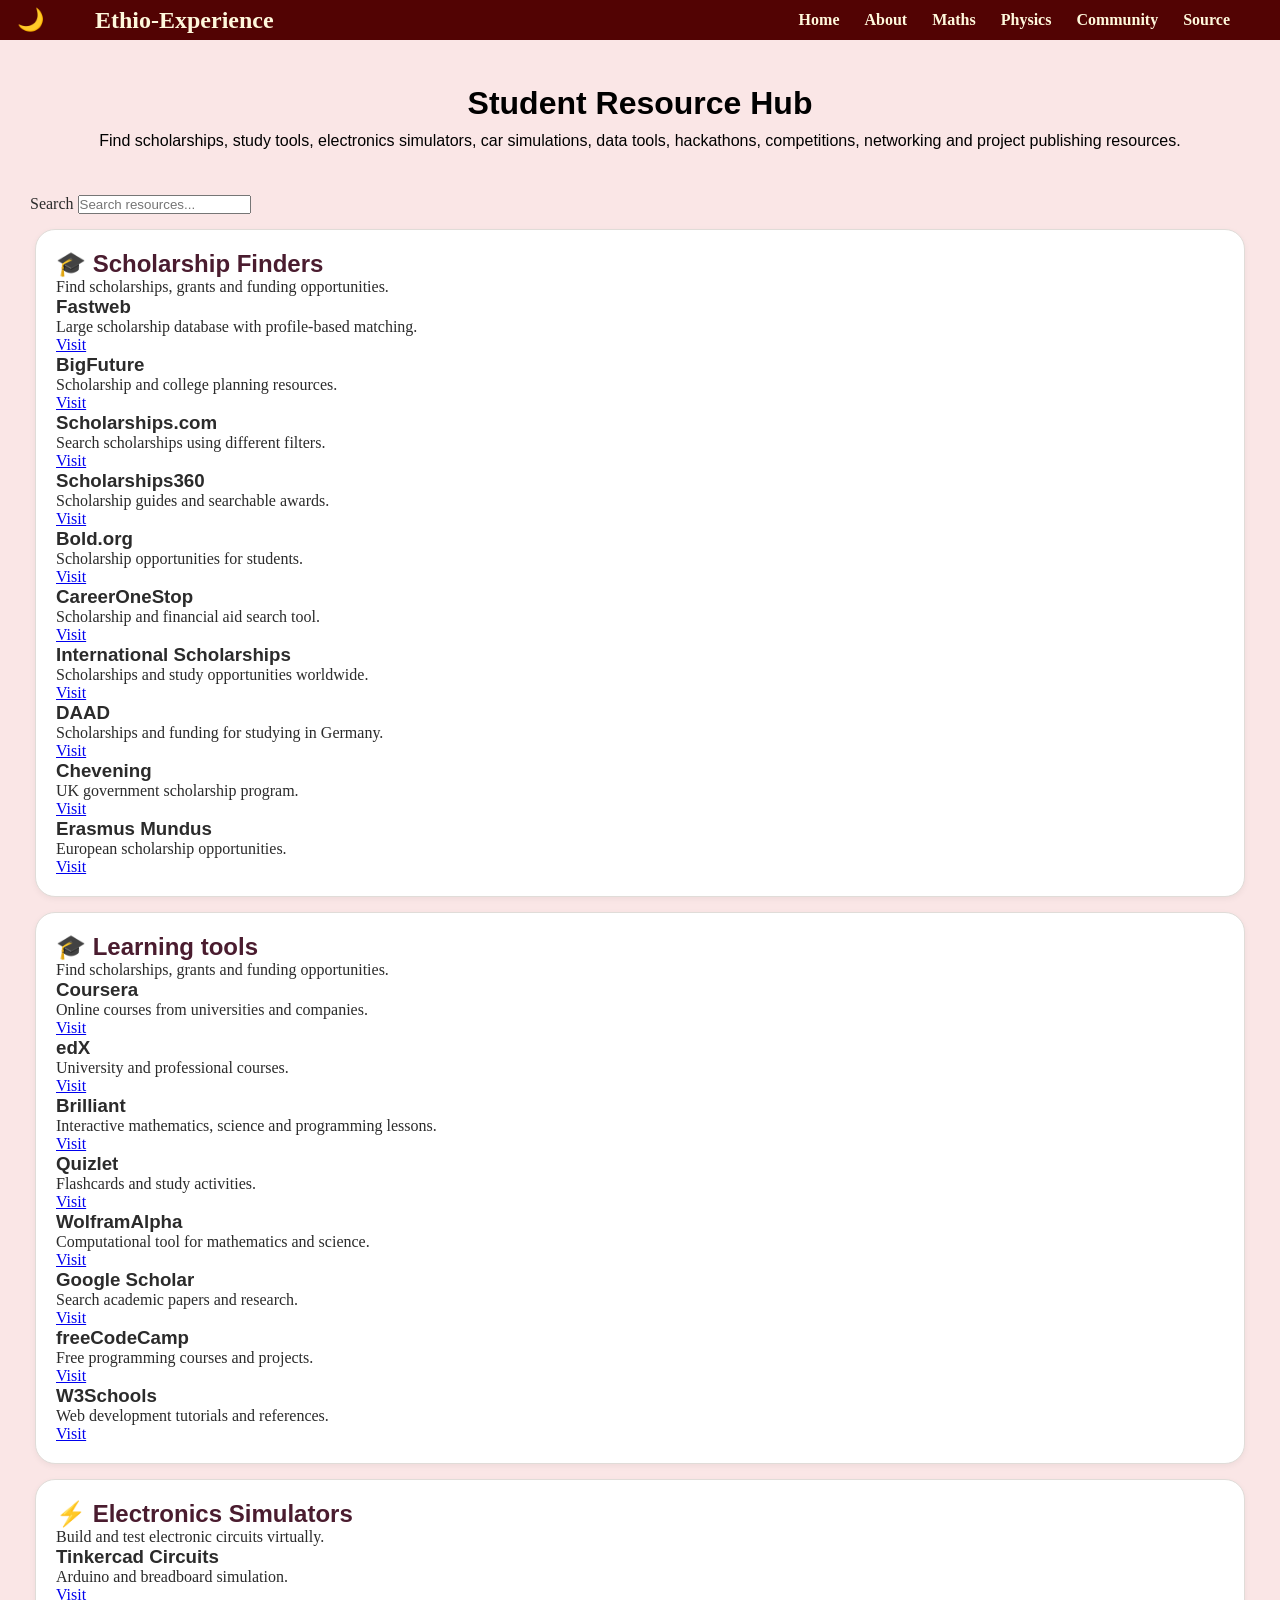
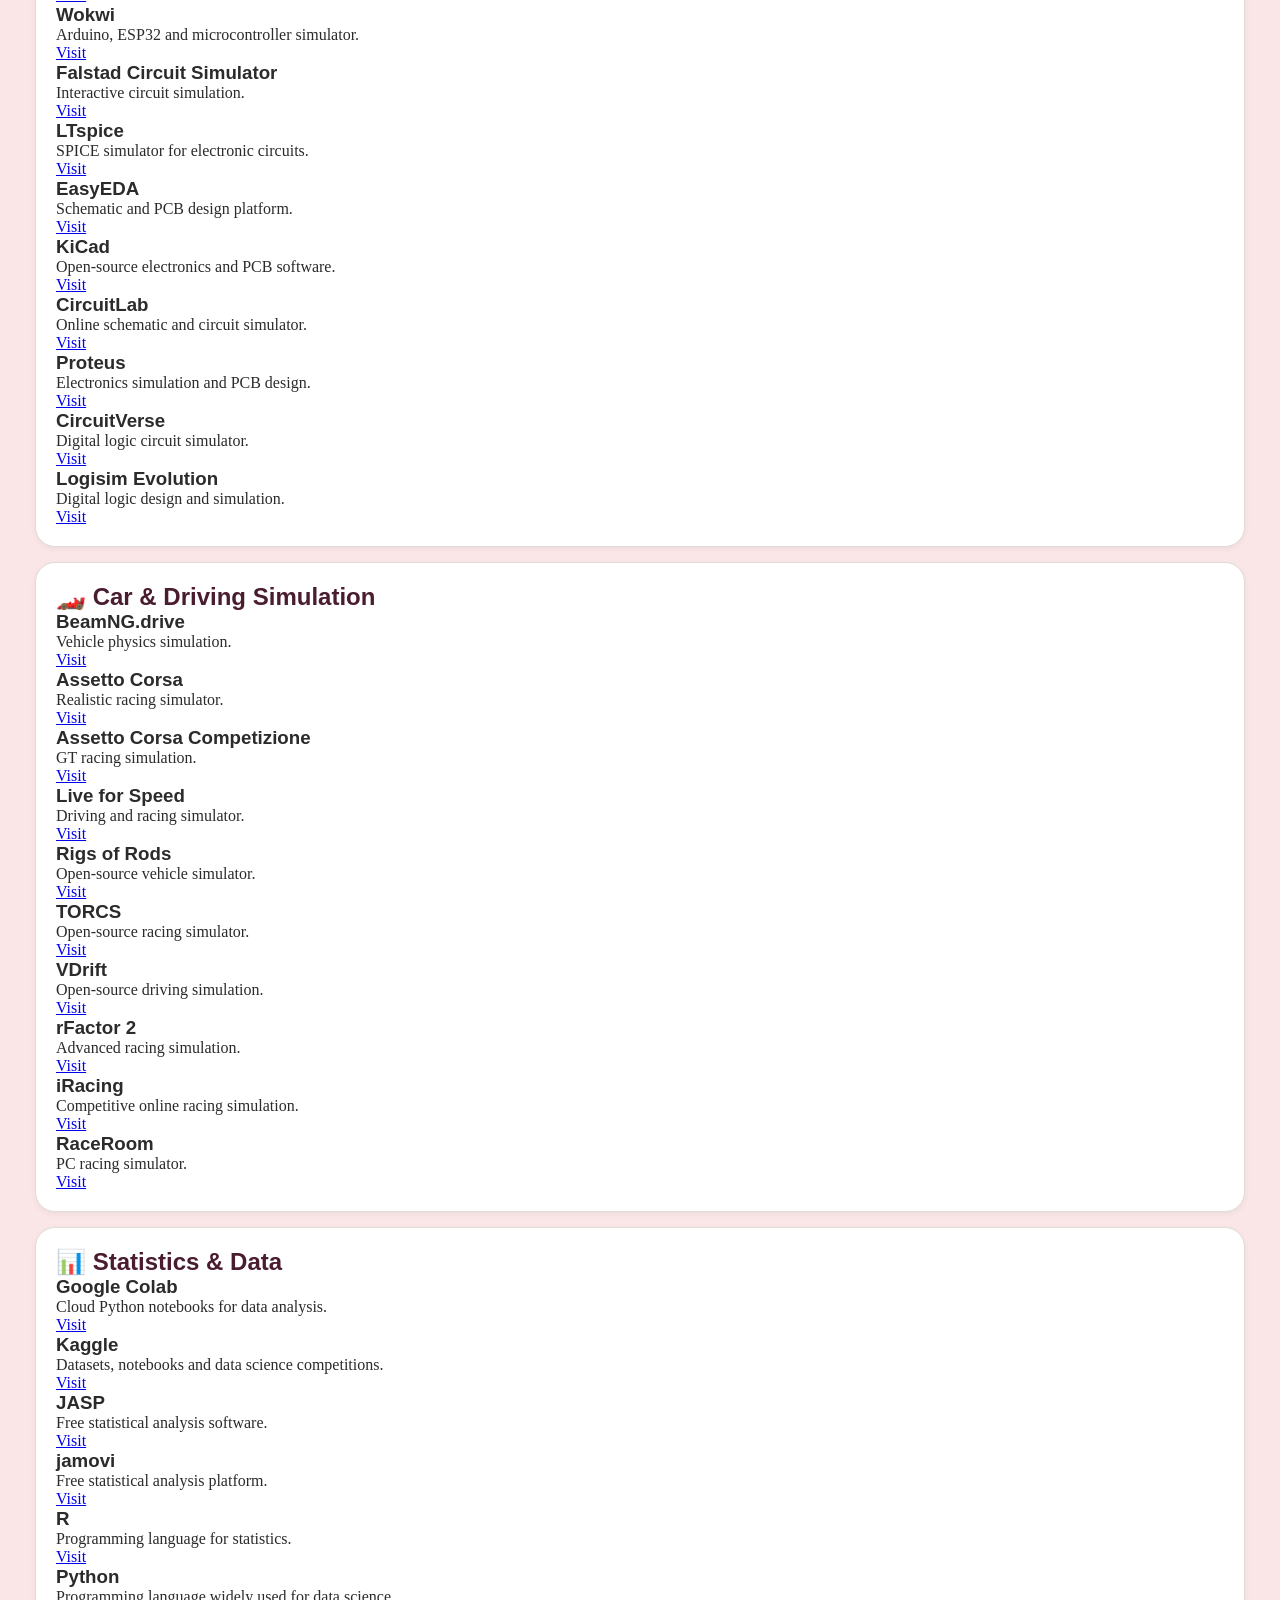
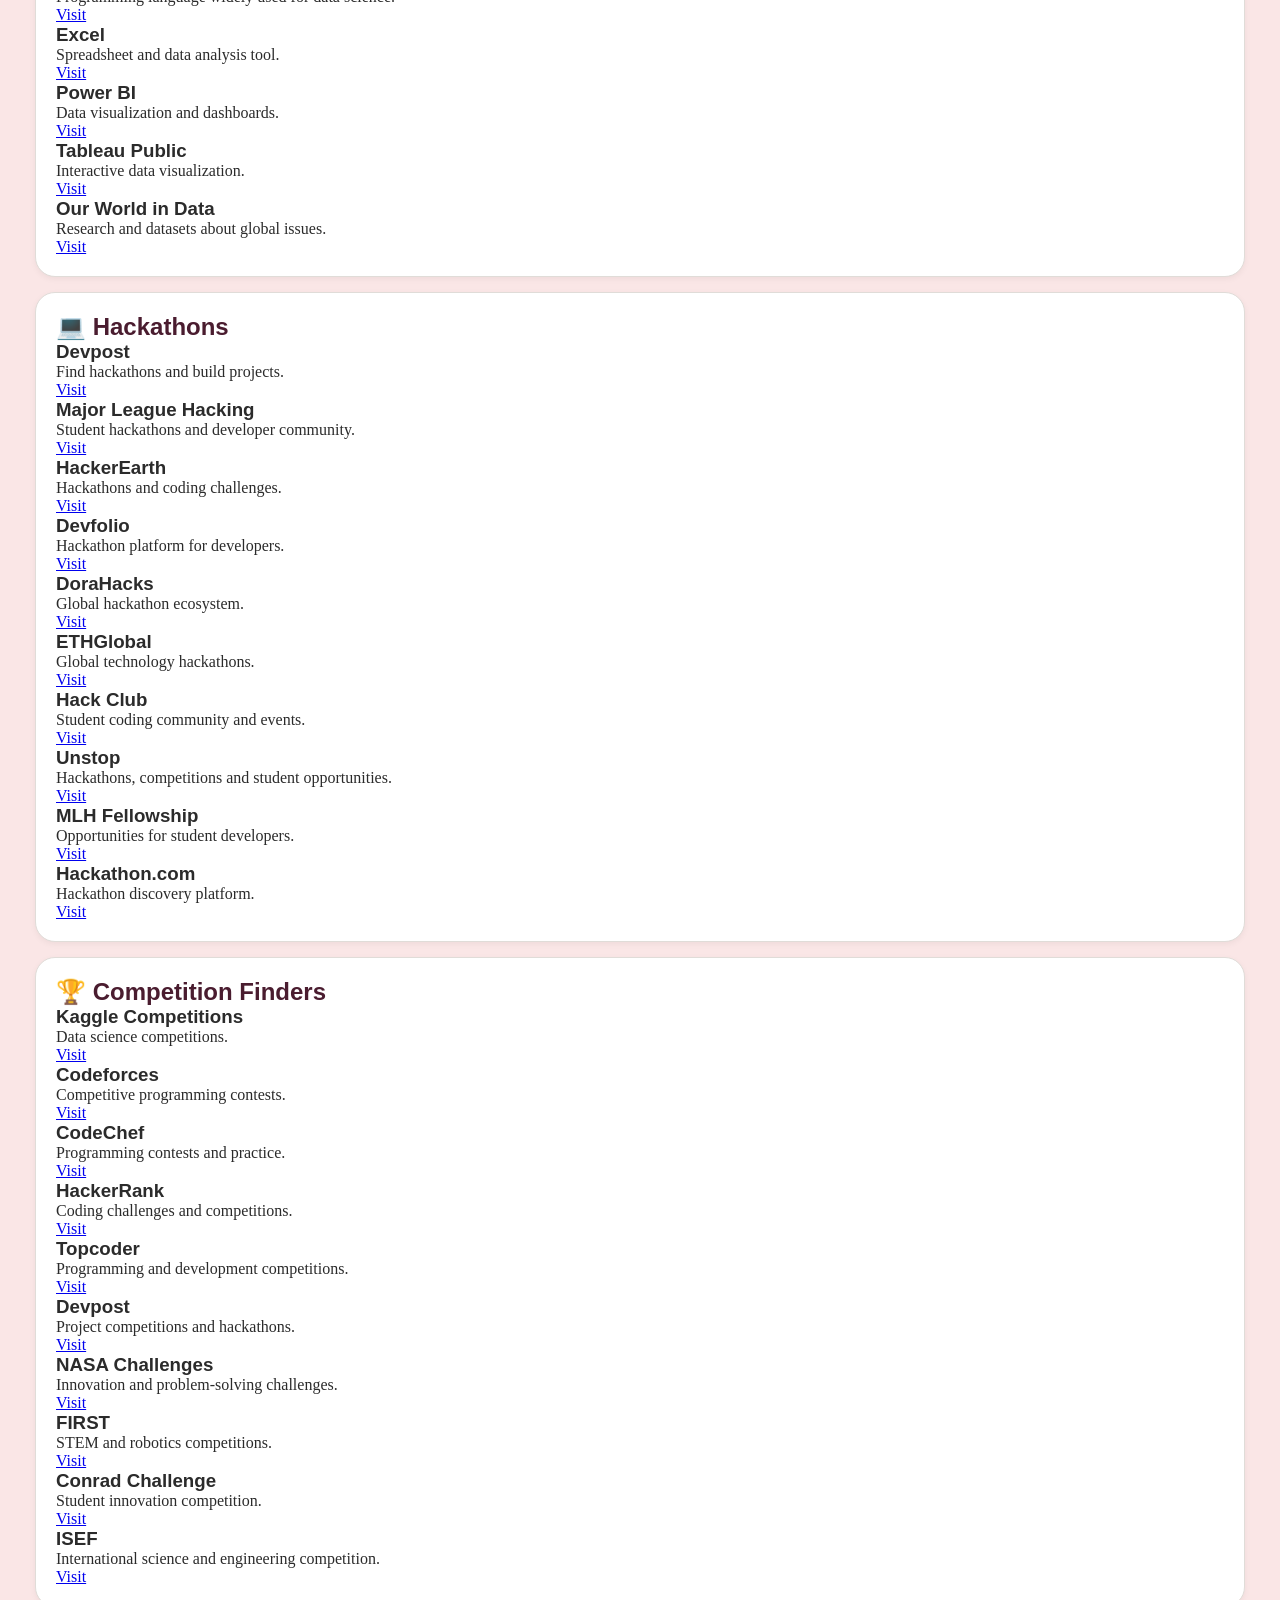
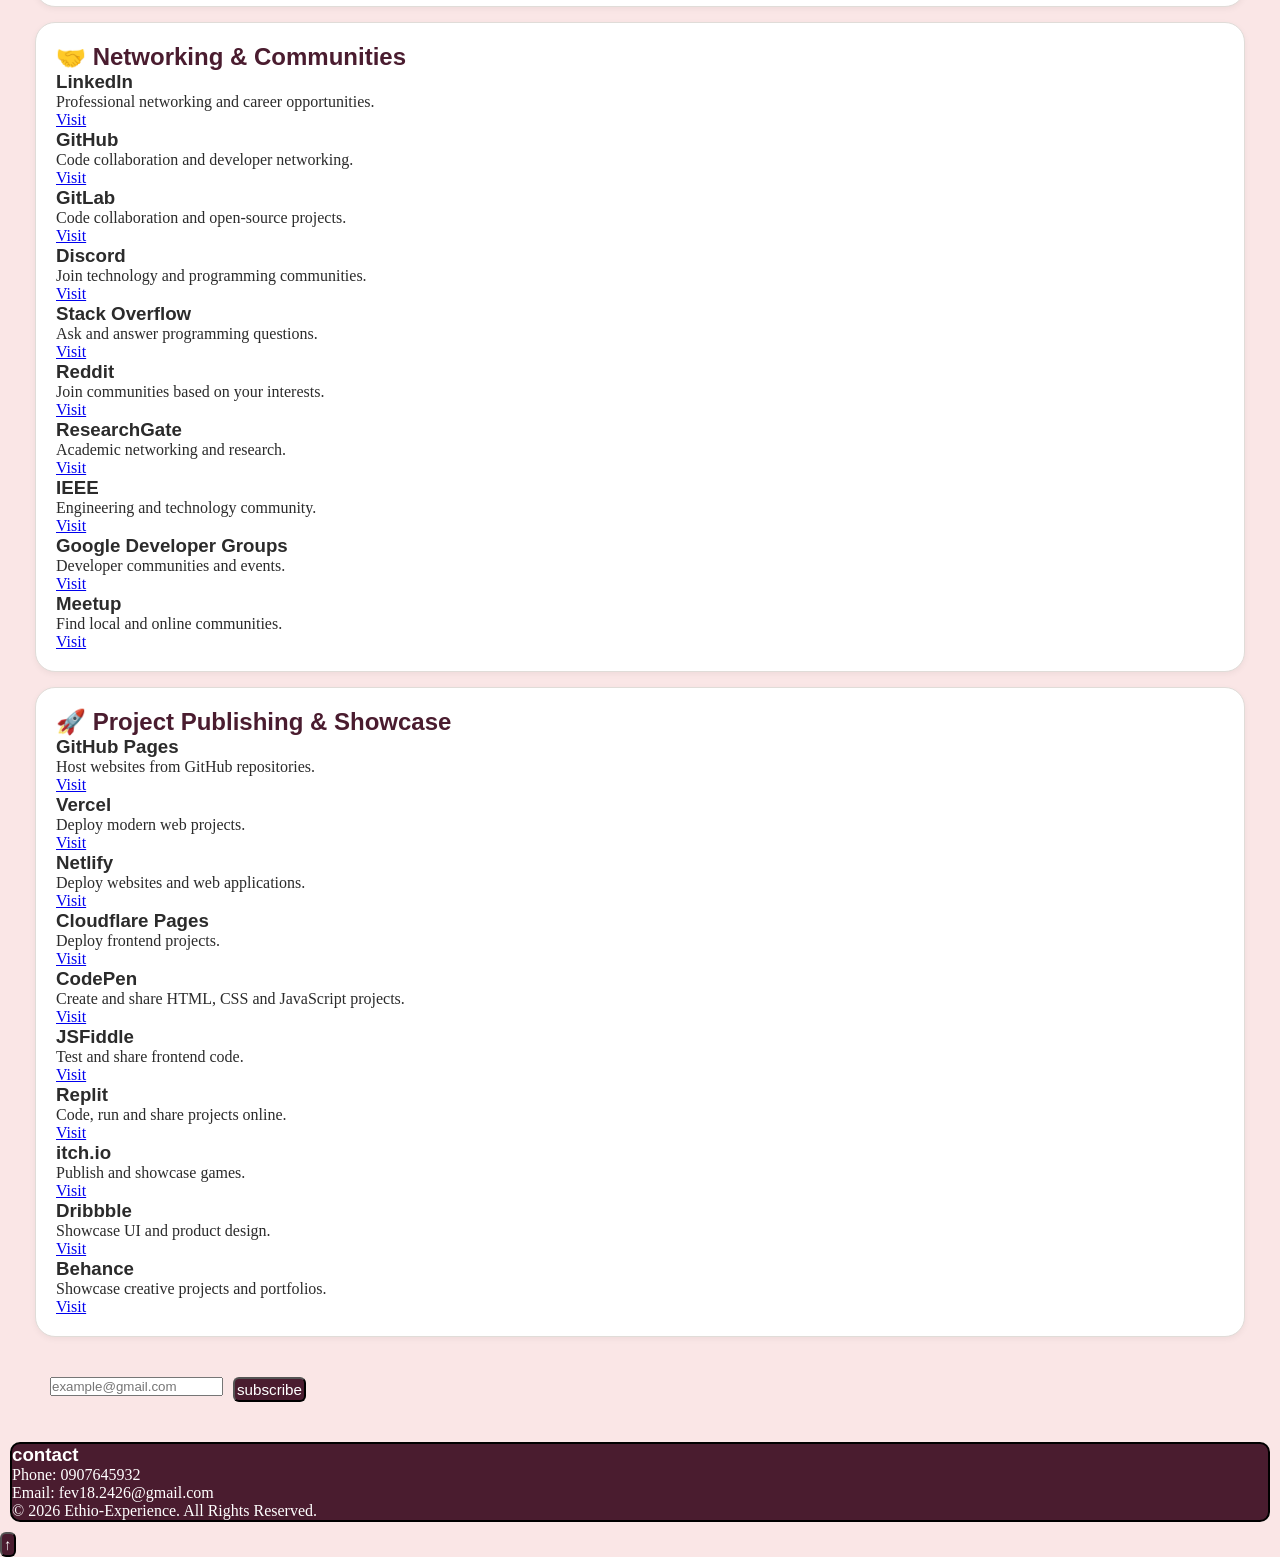
<file: source.html>
<!DOCTYPE html>
<html lang="en">

<head>
    <meta charset="UTF-8">
    <meta name="viewport" content="width=device-width, initial-scale=1.0">
    <title>sources</title>
    <link rel="stylesheet" href="style.css">
</head>

<body>

    <header class="container">
        <button id="themeBtn" class="theme-btn" type="button" aria-label="Toggle dark mode">
            🌙
        </button>
        <nav class="navbar">
            <div class="logo">Ethio-Experience</div>

            <button class="menu-btn" id="menuBtn">☰</button>

            <ul class="nav-links" id="navLinks">
                <li><a href="index.html">Home</a></li>
                <li><a href="#about  ">About</a></li>
                <li><a href="maths.html">Maths</a></li>
                <li><a href="phy.html">Physics</a></li>
                <li><a href="community.html">Community</a></li>
                <li><a href="source.html">Source</a></li>
            </ul>
        </nav>

    </header>

    <div class="topic">
        <h1>Student Resource Hub</h1>
        <p>
            Find scholarships, study tools, electronics simulators,
            car simulations, data tools, hackathons, competitions,
            networking and project publishing resources.
        </p>
    </div>
<section id="resource-hub">
    <section>

        <main>

            <!-- SEARCH -->
            <section>
                Search
                <input type="search" id="search" placeholder="Search resources...">
            </section>


            <!-- SCHOLARSHIPS -->
            <section class="scholarship">
                <h2>🎓 Scholarship Finders</h2>
                <p>Find scholarships, grants and funding opportunities.</p>

                <article>
                    <h3>Fastweb</h3>
                    <p>Large scholarship database with profile-based matching.</p>
                    <a href="https://www.fastweb.com/" target="_blank" rel="noopener">Visit</a>
                </article>

                <article>
                    <h3>BigFuture</h3>
                    <p>Scholarship and college planning resources.</p>
                    <a href="https://bigfuture.collegeboard.org/pay-for-college/scholarship-directory" target="_blank"
                        rel="noopener">Visit</a>
                </article>

                <article>
                    <h3>Scholarships.com</h3>
                    <p>Search scholarships using different filters.</p>
                    <a href="https://www.scholarships.com/" target="_blank" rel="noopener">Visit</a>
                </article>

                <article>
                    <h3>Scholarships360</h3>
                    <p>Scholarship guides and searchable awards.</p>
                    <a href="https://scholarships360.org/" target="_blank" rel="noopener">Visit</a>
                </article>

                <article>
                    <h3>Bold.org</h3>
                    <p>Scholarship opportunities for students.</p>
                    <a href="https://bold.org/" target="_blank" rel="noopener">Visit</a>
                </article>

                <article>
                    <h3>CareerOneStop</h3>
                    <p>Scholarship and financial aid search tool.</p>
                    <a href="https://www.careeronestop.org/Toolkit/Training/find-scholarships.aspx" target="_blank"
                        rel="noopener">Visit</a>
                </article>

                <article>
                    <h3>International Scholarships</h3>
                    <p>Scholarships and study opportunities worldwide.</p>
                    <a href="https://www.internationalscholarships.com/" target="_blank" rel="noopener">Visit</a>
                </article>

                <article>
                    <h3>DAAD</h3>
                    <p>Scholarships and funding for studying in Germany.</p>
                    <a href="https://www.daad.de/en/study-and-research-in-germany/scholarships/" target="_blank"
                        rel="noopener">Visit</a>
                </article>

                <article>
                    <h3>Chevening</h3>
                    <p>UK government scholarship program.</p>
                    <a href="https://www.chevening.org/" target="_blank" rel="noopener">Visit</a>
                </article>

                <article>
                    <h3>Erasmus Mundus</h3>
                    <p>European scholarship opportunities.</p>
                    <a href="https://www.eacea.ec.europa.eu/scholarships/erasmus-mundus-catalogue_en" target="_blank"
                        rel="noopener">Visit</a>
                </article>
            </section>


            <!-- STUDY TOOLS -->
             <section class="learning">
            <h2>🎓 Learning tools</h2>
            <p>Find scholarships, grants and funding opportunities.</p>
            <article>
                <h3>Coursera</h3>
                <p>Online courses from universities and companies.</p>
                <a href="https://www.coursera.org/" target="_blank" rel="noopener">Visit</a>
            </article>

            <article>
                <h3>edX</h3>
                <p>University and professional courses.</p>
                <a href="https://www.edx.org/" target="_blank" rel="noopener">Visit</a>
            </article>

            <article>
                <h3>Brilliant</h3>
                <p>Interactive mathematics, science and programming lessons.</p>
                <a href="https://brilliant.org/" target="_blank" rel="noopener">Visit</a>
            </article>

            <article>
                <h3>Quizlet</h3>
                <p>Flashcards and study activities.</p>
                <a href="https://quizlet.com/" target="_blank" rel="noopener">Visit</a>
            </article>

            <article>
                <h3>WolframAlpha</h3>
                <p>Computational tool for mathematics and science.</p>
                <a href="https://www.wolframalpha.com/" target="_blank" rel="noopener">Visit</a>
            </article>

            <article>
                <h3>Google Scholar</h3>
                <p>Search academic papers and research.</p>
                <a href="https://scholar.google.com/" target="_blank" rel="noopener">Visit</a>
            </article>

            <article>
                <h3>freeCodeCamp</h3>
                <p>Free programming courses and projects.</p>
                <a href="https://www.freecodecamp.org/" target="_blank" rel="noopener">Visit</a>
            </article>

            <article>
                <h3>W3Schools</h3>
                <p>Web development tutorials and references.</p>
                <a href="https://www.w3schools.com/" target="_blank" rel="noopener">Visit</a>
            </article>
    </section>


    <!-- ELECTRONICS -->
    <section class="electronics">
        <h2>⚡ Electronics Simulators</h2>
        <p>Build and test electronic circuits virtually.</p>

        <article>
            <h3>Tinkercad Circuits</h3>
            <p>Arduino and breadboard simulation.</p>
            <a href="https://www.tinkercad.com/circuits" target="_blank" rel="noopener">Visit</a>
        </article>

        <article>
            <h3>Wokwi</h3>
            <p>Arduino, ESP32 and microcontroller simulator.</p>
            <a href="https://wokwi.com/" target="_blank" rel="noopener">Visit</a>
        </article>

        <article>
            <h3>Falstad Circuit Simulator</h3>
            <p>Interactive circuit simulation.</p>
            <a href="https://www.falstad.com/circuit/" target="_blank" rel="noopener">Visit</a>
        </article>

        <article>
            <h3>LTspice</h3>
            <p>SPICE simulator for electronic circuits.</p>
            <a href="https://www.analog.com/en/resources/design-tools-and-calculators/ltspice-simulator.html"
                target="_blank" rel="noopener">Visit</a>
        </article>

        <article>
            <h3>EasyEDA</h3>
            <p>Schematic and PCB design platform.</p>
            <a href="https://easyeda.com/" target="_blank" rel="noopener">Visit</a>
        </article>

        <article>
            <h3>KiCad</h3>
            <p>Open-source electronics and PCB software.</p>
            <a href="https://www.kicad.org/" target="_blank" rel="noopener">Visit</a>
        </article>

        <article>
            <h3>CircuitLab</h3>
            <p>Online schematic and circuit simulator.</p>
            <a href="https://www.circuitlab.com/" target="_blank" rel="noopener">Visit</a>
        </article>

        <article>
            <h3>Proteus</h3>
            <p>Electronics simulation and PCB design.</p>
            <a href="https://www.labcenter.com/" target="_blank" rel="noopener">Visit</a>
        </article>

        <article>
            <h3>CircuitVerse</h3>
            <p>Digital logic circuit simulator.</p>
            <a href="https://circuitverse.org/" target="_blank" rel="noopener">Visit</a>
        </article>

        <article>
            <h3>Logisim Evolution</h3>
            <p>Digital logic design and simulation.</p>
            <a href="https://github.com/logisim-evolution/logisim-evolution" target="_blank" rel="noopener">Visit</a>
        </article>
    </section>


    <!-- CAR SIMULATION -->
    <section class="car">
        <h2>🏎️ Car & Driving Simulation</h2>

        <article>
            <h3>BeamNG.drive</h3>
            <p>Vehicle physics simulation.</p>
            <a href="https://www.beamng.com/game/" target="_blank" rel="noopener">Visit</a>
        </article>

        <article>
            <h3>Assetto Corsa</h3>
            <p>Realistic racing simulator.</p>
            <a href="https://assettocorsa.gg/" target="_blank" rel="noopener">Visit</a>
        </article>

        <article>
            <h3>Assetto Corsa Competizione</h3>
            <p>GT racing simulation.</p>
            <a href="https://assettocorsa.gg/competizione/" target="_blank" rel="noopener">Visit</a>
        </article>

        <article>
            <h3>Live for Speed</h3>
            <p>Driving and racing simulator.</p>
            <a href="https://www.lfs.net/" target="_blank" rel="noopener">Visit</a>
        </article>

        <article>
            <h3>Rigs of Rods</h3>
            <p>Open-source vehicle simulator.</p>
            <a href="https://www.rigsofrods.org/" target="_blank" rel="noopener">Visit</a>
        </article>

        <article>
            <h3>TORCS</h3>
            <p>Open-source racing simulator.</p>
            <a href="https://torcs.sourceforge.net/" target="_blank" rel="noopener">Visit</a>
        </article>

        <article>
            <h3>VDrift</h3>
            <p>Open-source driving simulation.</p>
            <a href="https://vdrift.net/" target="_blank" rel="noopener">Visit</a>
        </article>

        <article>
            <h3>rFactor 2</h3>
            <p>Advanced racing simulation.</p>
            <a href="https://www.studio-397.com/rfactor2/" target="_blank" rel="noopener">Visit</a>
        </article>

        <article>
            <h3>iRacing</h3>
            <p>Competitive online racing simulation.</p>
            <a href="https://www.iracing.com/" target="_blank" rel="noopener">Visit</a>
        </article>

        <article>
            <h3>RaceRoom</h3>
            <p>PC racing simulator.</p>
            <a href="https://www.raceroom.com/" target="_blank" rel="noopener">Visit</a>
        </article>
    </section>


    <!-- DATA -->
    <section class="data">
        <h2>📊 Statistics & Data</h2>

        <article>
            <h3>Google Colab</h3>
            <p>Cloud Python notebooks for data analysis.</p>
            <a href="https://colab.research.google.com/" target="_blank" rel="noopener">Visit</a>
        </article>

        <article>
            <h3>Kaggle</h3>
            <p>Datasets, notebooks and data science competitions.</p>
            <a href="https://www.kaggle.com/" target="_blank" rel="noopener">Visit</a>
        </article>

        <article>
            <h3>JASP</h3>
            <p>Free statistical analysis software.</p>
            <a href="https://jasp-stats.org/" target="_blank" rel="noopener">Visit</a>
        </article>

        <article>
            <h3>jamovi</h3>
            <p>Free statistical analysis platform.</p>
            <a href="https://www.jamovi.org/" target="_blank" rel="noopener">Visit</a>
        </article>

        <article>
            <h3>R</h3>
            <p>Programming language for statistics.</p>
            <a href="https://www.r-project.org/" target="_blank" rel="noopener">Visit</a>
        </article>

        <article>
            <h3>Python</h3>
            <p>Programming language widely used for data science.</p>
            <a href="https://www.python.org/" target="_blank" rel="noopener">Visit</a>
        </article>

        <article>
            <h3>Excel</h3>
            <p>Spreadsheet and data analysis tool.</p>
            <a href="https://www.microsoft.com/microsoft-365/excel" target="_blank" rel="noopener">Visit</a>
        </article>

        <article>
            <h3>Power BI</h3>
            <p>Data visualization and dashboards.</p>
            <a href="https://www.microsoft.com/power-platform/products/power-bi" target="_blank"
                rel="noopener">Visit</a>
        </article>

        <article>
            <h3>Tableau Public</h3>
            <p>Interactive data visualization.</p>
            <a href="https://public.tableau.com/" target="_blank" rel="noopener">Visit</a>
        </article>

        <article>
            <h3>Our World in Data</h3>
            <p>Research and datasets about global issues.</p>
            <a href="https://ourworldindata.org/" target="_blank" rel="noopener">Visit</a>
        </article>
    </section>


    <!-- HACKATHONS -->
    <section class="hackthon">
        <h2>💻 Hackathons</h2>

        <article>
            <h3>Devpost</h3>
            <p>Find hackathons and build projects.</p>
            <a href="https://devpost.com/hackathons" target="_blank" rel="noopener">Visit</a>
        </article>

        <article>
            <h3>Major League Hacking</h3>
            <p>Student hackathons and developer community.</p>
            <a href="https://mlh.io/" target="_blank" rel="noopener">Visit</a>
        </article>

        <article>
            <h3>HackerEarth</h3>
            <p>Hackathons and coding challenges.</p>
            <a href="https://www.hackerearth.com/challenges/" target="_blank" rel="noopener">Visit</a>
        </article>

        <article>
            <h3>Devfolio</h3>
            <p>Hackathon platform for developers.</p>
            <a href="https://devfolio.co/hackathons" target="_blank" rel="noopener">Visit</a>
        </article>

        <article>
            <h3>DoraHacks</h3>
            <p>Global hackathon ecosystem.</p>
            <a href="https://dorahacks.io/" target="_blank" rel="noopener">Visit</a>
        </article>

        <article>
            <h3>ETHGlobal</h3>
            <p>Global technology hackathons.</p>
            <a href="https://ethglobal.com/" target="_blank" rel="noopener">Visit</a>
        </article>

        <article>
            <h3>Hack Club</h3>
            <p>Student coding community and events.</p>
            <a href="https://hackclub.com/" target="_blank" rel="noopener">Visit</a>
        </article>

        <article>
            <h3>Unstop</h3>
            <p>Hackathons, competitions and student opportunities.</p>
            <a href="https://unstop.com/hackathons" target="_blank" rel="noopener">Visit</a>
        </article>

        <article>
            <h3>MLH Fellowship</h3>
            <p>Opportunities for student developers.</p>
            <a href="https://fellowship.mlh.io/" target="_blank" rel="noopener">Visit</a>
        </article>

        <article>
            <h3>Hackathon.com</h3>
            <p>Hackathon discovery platform.</p>
            <a href="https://www.hackathon.com/" target="_blank" rel="noopener">Visit</a>
        </article>
    </section>


    <!-- COMPETITIONS -->
    <section class="competition">
        <h2>🏆 Competition Finders</h2>

        <article>
            <h3>Kaggle Competitions</h3>
            <p>Data science competitions.</p>
            <a href="https://www.kaggle.com/competitions" target="_blank" rel="noopener">Visit</a>
        </article>

        <article>
            <h3>Codeforces</h3>
            <p>Competitive programming contests.</p>
            <a href="https://codeforces.com/" target="_blank" rel="noopener">Visit</a>
        </article>

        <article>
            <h3>CodeChef</h3>
            <p>Programming contests and practice.</p>
            <a href="https://www.codechef.com/" target="_blank" rel="noopener">Visit</a>
        </article>

        <article>
            <h3>HackerRank</h3>
            <p>Coding challenges and competitions.</p>
            <a href="https://www.hackerrank.com/" target="_blank" rel="noopener">Visit</a>
        </article>

        <article>
            <h3>Topcoder</h3>
            <p>Programming and development competitions.</p>
            <a href="https://www.topcoder.com/" target="_blank" rel="noopener">Visit</a>
        </article>

        <article>
            <h3>Devpost</h3>
            <p>Project competitions and hackathons.</p>
            <a href="https://devpost.com/" target="_blank" rel="noopener">Visit</a>
        </article>

        <article>
            <h3>NASA Challenges</h3>
            <p>Innovation and problem-solving challenges.</p>
            <a href="https://www.nasa.gov/solve/" target="_blank" rel="noopener">Visit</a>
        </article>

        <article>
            <h3>FIRST</h3>
            <p>STEM and robotics competitions.</p>
            <a href="https://www.firstinspires.org/" target="_blank" rel="noopener">Visit</a>
        </article>

        <article>
            <h3>Conrad Challenge</h3>
            <p>Student innovation competition.</p>
            <a href="https://www.conradchallenge.org/" target="_blank" rel="noopener">Visit</a>
        </article>

        <article>
            <h3>ISEF</h3>
            <p>International science and engineering competition.</p>
            <a href="https://www.societyforscience.org/isef/" target="_blank" rel="noopener">Visit</a>
        </article>
    </section>


    <!-- NETWORKING -->
    <section class="connections">
        <h2>🤝 Networking & Communities</h2>

        <article>
            <h3>LinkedIn</h3>
            <p>Professional networking and career opportunities.</p>
            <a href="https://www.linkedin.com/" target="_blank" rel="noopener">Visit</a>
        </article>

        <article>
            <h3>GitHub</h3>
            <p>Code collaboration and developer networking.</p>
            <a href="https://github.com/" target="_blank" rel="noopener">Visit</a>
        </article>

        <article>
            <h3>GitLab</h3>
            <p>Code collaboration and open-source projects.</p>
            <a href="https://gitlab.com/" target="_blank" rel="noopener">Visit</a>
        </article>

        <article>
            <h3>Discord</h3>
            <p>Join technology and programming communities.</p>
            <a href="https://discord.com/" target="_blank" rel="noopener">Visit</a>
        </article>

        <article>
            <h3>Stack Overflow</h3>
            <p>Ask and answer programming questions.</p>
            <a href="https://stackoverflow.com/" target="_blank" rel="noopener">Visit</a>
        </article>

        <article>
            <h3>Reddit</h3>
            <p>Join communities based on your interests.</p>
            <a href="https://www.reddit.com/" target="_blank" rel="noopener">Visit</a>
        </article>

        <article>
            <h3>ResearchGate</h3>
            <p>Academic networking and research.</p>
            <a href="https://www.researchgate.net/" target="_blank" rel="noopener">Visit</a>
        </article>

        <article>
            <h3>IEEE</h3>
            <p>Engineering and technology community.</p>
            <a href="https://www.ieee.org/" target="_blank" rel="noopener">Visit</a>
        </article>

        <article>
            <h3>Google Developer Groups</h3>
            <p>Developer communities and events.</p>
            <a href="https://gdg.community.dev/" target="_blank" rel="noopener">Visit</a>
        </article>

        <article>
            <h3>Meetup</h3>
            <p>Find local and online communities.</p>
            <a href="https://www.meetup.com/" target="_blank" rel="noopener">Visit</a>
        </article>
    </section>


    <!-- PROJECT PUBLISHING -->
    <section class="publish">
        <h2>🚀 Project Publishing & Showcase</h2>

        <article>
            <h3>GitHub Pages</h3>
            <p>Host websites from GitHub repositories.</p>
            <a href="https://pages.github.com/" target="_blank" rel="noopener">Visit</a>
        </article>

        <article>
            <h3>Vercel</h3>
            <p>Deploy modern web projects.</p>
            <a href="https://vercel.com/" target="_blank" rel="noopener">Visit</a>
        </article>

        <article>
            <h3>Netlify</h3>
            <p>Deploy websites and web applications.</p>
            <a href="https://www.netlify.com/" target="_blank" rel="noopener">Visit</a>
        </article>

        <article>
            <h3>Cloudflare Pages</h3>
            <p>Deploy frontend projects.</p>
            <a href="https://pages.cloudflare.com/" target="_blank" rel="noopener">Visit</a>
        </article>

        <article>
            <h3>CodePen</h3>
            <p>Create and share HTML, CSS and JavaScript projects.</p>
            <a href="https://codepen.io/" target="_blank" rel="noopener">Visit</a>
        </article>

        <article>
            <h3>JSFiddle</h3>
            <p>Test and share frontend code.</p>
            <a href="https://jsfiddle.net/" target="_blank" rel="noopener">Visit</a>
        </article>

        <article>
            <h3>Replit</h3>
            <p>Code, run and share projects online.</p>
            <a href="https://replit.com/" target="_blank" rel="noopener">Visit</a>
        </article>

        <article>
            <h3>itch.io</h3>
            <p>Publish and showcase games.</p>
            <a href="https://itch.io/" target="_blank" rel="noopener">Visit</a>
        </article>

        <article>
            <h3>Dribbble</h3>
            <p>Showcase UI and product design.</p>
            <a href="https://dribbble.com/" target="_blank" rel="noopener">Visit</a>
        </article>

        <article>
            <h3>Behance</h3>
            <p>Showcase creative projects and portfolios.</p>
            <a href="https://www.behance.net/" target="_blank" rel="noopener">Visit</a>
        </article>
    </section>
    </section>

    <div class="subscribe">
        <form action="">
            <input type="email" placeholder="example@gmail.com" rows="4" cols="50">
        </form>
        <button>subscribe</button>
    </div>

    </form>

    <footer>
        <h3>contact</h3>
        <p>Phone: 0907645932</p>
        <p>Email: fev18.2426@gmail.com</p>

        <p> © 2026 Ethio-Experience. All Rights Reserved.</p>


    </footer>
     <script src="script.js" defer></script>
     
</body>

</html>
</file>
<file: style.css>
* {
    margin: 0px;
    padding: 0px;
    box-sizing: border-box;
}

.navbar {
    width: 100%;
    padding: 15px 25px;
    display: flex;
    justify-content: space-between;
    align-items: center;
    background-color: rgb(82, 3, 3);
    color: cornsilk;
}

.logo {
    font-size: 24px;
    font-weight: bold;
}

.nav-links {
    display: flex;
    gap: 25px;
    list-style: none;

}

.nav-links a {
    color: cornsilk;
    text-decoration: none;
    font-weight: bold;
}

.menu-btn {
    background-color: rgb(82, 3, 3);
    display: none;
    background: none;
    border: none;
    color: white;
    font-size: 28px;
    cursor: pointer;

}

body {
    color: #2b2b2b;
    background-color: #fae6e6;
}

section h2 {
    color: #4a1c2f;
}

ul {
    list-style-type: none;
    padding: 20px;
    margin: 5px;
}

#main {
    background-color: #fff;
    border: 1px solid #e0dcd8;
    border-radius: 20px;
    box-shadow: 0px 2px 6px rgba(0, 0, 0, 0.05);
    margin: 5px;
    padding: 10px;
}

.scholarship,
.competition,
.hackthon,
.learning,
.electronics,
.car,
.connections,
.data,
.publish{
    background-color: #fff;
    border: 1px solid #e0dcd8;
    border-radius: 20px;
    box-shadow: 0px 2px 6px rgba(0, 0, 0, 0.05);
    margin: 15px;
    padding: 20px;
}

.scholarship:hover,
.competition:hover,
.hackthon:hover,
.learning:hover,
.electronics:hover,
.car:hover,
.connections:hover,
.data:hover,
.publish:hover{
    transform: scale(1.04);
}

.ethio {
    display: flex;
    flex-direction: row;
    padding: 5px;
    justify-content: left;
    color: white;
}

.container {
    display: flex;
    width: 100%;
    height: 40px;
    background-color: rgb(82, 3, 3);
}


/* navigation */
nav {
    display: flex;
    flex-direction: row;
    padding: 8px;
    margin-left: 20px;
    justify-content: right;
    gap: 10px;
}

nav a {
    color: cornsilk;
}

/* home page */

.topic {
    display: flex;
    flex-direction: column;
    font-family: 'montserrat', sans-serif;
    align-items: center;
    padding: 25px;
    margin: 20px;
    gap: 10px;
    color: black;
}

.p1 {
    margin: 5px;
    margin-left: 25px;
}

.image {
    display: grid;
    grid-template-columns: repeat(3, 1fr);
    gap: 20px;
    margin: 20px;
    padding: 25px;
}

.image img {
    box-sizing: border-box;
    box-shadow: 0px 2px 6px rgba(14, 5, 5, 0.05);
}

h2 {
    font-family: 'Nunito', sans-serif;
}

h3 {
    font-family: 'Outfit', sans-serif;
}

.about {
    display: grid;
    grid-template-columns: repeat(2, 1fr);
    padding: 10px;
    margin: 40px;
}

.question1 {
    box-sizing: 100%;
    box-shadow: 0px 2px 6px rgba(14, 5, 5, 0.05);
    margin: 10px;
    padding: 10px;
}

.question2 {
    box-sizing: 100%;
    box-shadow: 0px 2px 6px rgba(14, 5, 5, 0.05);
    margin: 10px;
    padding: 10px;
}

.visit-maths {
    display: flex;
    flex-direction: column;
    margin: 10px;
    padding: 5px;
    gap: 10px;
}

.visit-phy {
    display: flex;
    flex-direction: column;
    margin: 10px;
    padding: 5px;
    gap: 10px;
}


.maths table:hover,
.phy table:hover {
    transform: translateY(-3px);
    box-shadow: 0 8px 20px rgba(0, 0, 0, .11);
}

body {
    transition: background-color .3s ease, color .3s ease;
}

.theme-btn {
    width: 40px;
    height: 40px;
    margin-left: 10px;
    border: 0;
    border-radius: 12px;
    background: rgba(255, 255, 255, .12);
    color: white;
    font-size: 18px;
    cursor: pointer;
    transition: transform .2s ease, background .2s ease;
    flex-shrink: 0;
}

.theme-btn:hover {
    background: rgba(255, 255, 255, .22);
    transform: rotate(10deg) scale(1.05);
}

body.dark-mode {
    background-color: #111827;
    color: #e5e7eb;
}

body.dark-mode #main,
body.dark-mode #maths,
body.dark-mode .scholarship,
body.dark-mode .learning,
body.dark-mode .competition,
body.dark-mode .publish,
body.dark-mode .hackthon,
body.dark-mode .connections,
body.dark-mode .electronics,
body.dark-mode .car,
body.dark-mode .data,

body.dark-mode #phy,
body.dark-mode .community-hub {
    background-color: #18212f;
    border-color: #2d3a4d;
    color: #e5e7eb;
}

body.dark-mode section h2,
body.dark-mode h1,
body.dark-mode h2,
body.dark-mode h3,
body.dark-mode .topic {
    color: #f3f4f6;
}

body.dark-mode p,
body.dark-mode li,
body.dark-mode td,
body.dark-mode th,
body.dark-mode label,
body.dark-mode legend {
    color: #d1d5db;
}

body.dark-mode table {
    background-color: #1f2937;
}

body.dark-mode th {
    background-color: #2b394d;
    color: #ffffff;
}

body.dark-mode td {
    border-color: #3b4656;
}

body.dark-mode .question1,
body.dark-mode .question2,
body.dark-mode .visit-maths,
body.dark-mode .visit-phy,
body.dark-mode fieldset {
    background-color: #1f2937;
    border-color: #374151;
}

body.dark-mode input,
body.dark-mode textarea,
body.dark-mode select {
    background-color: #111827;
    color: #f3f4f6;
    border-color: #4b5563;
}

body.dark-mode .study-controls {
    background-color: #1f2937;
    border-color: #374151;
}

body.dark-mode .search-box {
    background-color: #111827;
    border-color: #4b5563;
}

body.dark-mode .search-box input {
    background: transparent;
    color: #f3f4f6;
    border: 0;
}

body.dark-mode .grade-btn {
    background-color: #111827;
    color: #d1d5db;
    border-color: #4b5563;
}

body.dark-mode .grade-btn:hover,
body.dark-mode .grade-btn.active {
    background-color: #7f1d1d;
    border-color: #991b1b;
    color: white;
}


/* =========================================
   SEARCH + GRADE FILTER
   ========================================= */

.study-controls {
    width: min(1100px, calc(100% - 30px));
    margin: 0 auto 30px;
    padding: 18px;
    background: #fff;
    border: 1px solid #e5e7eb;
    border-radius: 18px;
    box-shadow: 0 8px 24px rgba(0, 0, 0, .06);
}

.search-box {
    display: flex;
    align-items: center;
    gap: 10px;
    width: 100%;
    min-height: 48px;
    padding: 0 12px;
    background: #fafafa;
    border: 2px solid #e5e7eb;
    border-radius: 14px;
    transition: border-color .2s ease, box-shadow .2s ease;
}

.search-box:focus-within {
    border-color: #8b0000;
    box-shadow: 0 0 0 4px rgba(139, 0, 0, .08);
}

.search-icon {
    font-size: 18px;
}

.search-box input {
    flex: 1;
    min-width: 0;
    width: auto;
    margin: 0;
    padding: 10px 0;
    border: 0;
    outline: 0;
    background: transparent;
    color: #222;
    font-size: 15px;
}

.search-box input:focus {
    box-shadow: none;
}

.clear-search {
    display: none;
    border: 0;
    background: transparent;
    color: #777;
    font-size: 15px;
    cursor: pointer;
    padding: 7px;
    border-radius: 50%;
}

.clear-search.visible {
    display: block;
}

.clear-search:hover {
    background: rgba(0, 0, 0, .07);
}

.grade-filter {
    display: flex;
    align-items: center;
    flex-wrap: wrap;
    gap: 10px;
    margin-top: 15px;
}

.filter-label {
    font-weight: 700;
}

.grade-buttons {
    display: flex;
    flex-wrap: wrap;
    gap: 8px;
}

.grade-btn {
    border: 1px solid #d1d5db;
    border-radius: 999px;
    padding: 8px 14px;
    background: #fff;
    color: #333;
    font-weight: 600;
    cursor: pointer;
    transition: .2s ease;
}

.grade-btn:hover {
    transform: translateY(-1px);
    border-color: #8b0000;
}

.grade-btn.active {
    background: #8b0000;
    color: #fff;
    border-color: #8b0000;
}

.search-status {
    min-height: 20px;
    margin: 12px 3px 0;
    font-size: 13px;
    font-weight: 600;
}

.filtered-out {
    display: none !important;
}

/* SEARCH BAR */

.study-controls {
    width: 90%;
    max-width: 1000px;
    margin: 30px auto;
    padding: 20px;
    background: #f5f5f5;
    border-radius: 15px;
}

.search-box {
    display: flex;
    align-items: center;
    gap: 10px;
    background: white;
    border: 2px solid #ddd;
    border-radius: 10px;
    padding: 5px 10px;
}

.search-box input {
    flex: 1;
    border: none;
    outline: none;
    padding: 12px;
    font-size: 16px;
}

.search-box button {
    border: none;
    background: transparent;
    cursor: pointer;
    font-size: 18px;
}

.grade-filter {
    display: flex;
    flex-wrap: wrap;
    gap: 8px;
    align-items: center;
    margin-top: 15px;
}

.grade-btn {
    border: none;
    padding: 9px 14px;
    border-radius: 8px;
    cursor: pointer;
}

.grade-btn.active {
    background: #333;
    color: white;
}


/* DARK MODE BUTTON */

.theme-btn {
    border: none;
    background: transparent;
    font-size: 22px;
    cursor: pointer;
}


/* DARK MODE */

body.dark-mode {
    background: #111827;
    color: white;
}

body.dark-mode .study-controls {
    background: #1f2937;
}

body.dark-mode .search-box {
    background: #111827;
    border-color: #555;
}

body.dark-mode .search-box input {
    background: #111827;
    color: white;
}

body.dark-mode .grade-btn {
    background: #374151;
    color: white;
}

body.dark-mode .grade-btn.active {
    background: #60a5fa;
    color: black;
}

body.dark-mode table {
    background: #1f2937;
    color: white;
}

body.dark-mode th {
    background: #374151;
    color: white;
}

body.dark-mode td {
    color: white;
}

.subscribe {
    display: flex;
    gap: 10px;
    margin: 30px;
    padding: 10px;
}

footer {
    background-color: #4a1c2f;
    color: white;
    border: 2px solid black;
    border-radius: 10px;
}


/* maths section */

#maths {
    background-color: #fff;
    border: 1px solid #e0dcd8;
    border-radius: 20px;
    box-shadow: 0px 2px 6px rgba(0, 0, 0, 0.05);
    margin: 5px;
    padding: 10px;
}

.maths {
    display: grid;
    grid-template-columns: repeat(3, 1fr);
}

.m9-1 {
    gap: 25px;
    box-sizing: 100%;
    box-shadow: 0px 2px 6px rgba(0, 0, 0, 0.05);
    margin: 20px;
    padding: 25px;
}

.m9-1:hover {
    transform: scale(1.1);
}


.m10-1 {
    gap: 25px;
    box-sizing: 100%;
    box-shadow: 0px 2px 6px rgba(0, 0, 0, 0.05);
    margin: 20px;
    padding: 25px;
}

.m10-1:hover {
    transform: scale(1.1);
}

.m11-1 {
    gap: 25px;
    box-sizing: 100%;
    box-shadow: 0px 2px 6px rgba(0, 0, 0, 0.05);
    margin: 20px;
    padding: 25px;
}

.m11-1:hover {
    transform: scale(1.1);
}

.m12-1 {
    gap: 25px;
    box-sizing: 100%;
    box-shadow: 0px 2px 6px rgba(0, 0, 0, 0.05);
    margin: 20px;
    padding: 25px;
}

.m12-1:hover {
    transform: scale(1.1);
}







/* physics section */


#phy {
    background-color: #fff;
    border: 1px solid #e0dcd8;
    border-radius: 20px;
    box-shadow: 0px 2px 6px rgba(0, 0, 0, 0.05);
    margin: 5px;
    padding: 10px;
}

.phy {
    display: grid;
    grid-template-columns: repeat(3, 1fr);
}

.p9-1 {
    gap: 25px;
    box-sizing: 100%;
    box-shadow: 0px 2px 6px rgba(0, 0, 0, 0.05);
    margin: 20px;
    padding: 25px;
}

.p9-1:hover {
    transform: scale(1.1);
}


.p10-1 {
    gap: 25px;
    box-sizing: 100%;
    box-shadow: 0px 2px 6px rgba(0, 0, 0, 0.05);
    margin: 20px;
    padding: 25px;
}

.p10-1:hover {
    transform: scale(1.1);
}

.p11-1 {
    gap: 25px;
    box-sizing: 100%;
    box-shadow: 0px 2px 6px rgba(0, 0, 0, 0.05);
    margin: 20px;
    padding: 25px;
}

.p11-1:hover {
    transform: scale(1.1);
}

.p12-1 {
    gap: 25px;
    box-sizing: 100%;
    box-shadow: 0px 2px 6px rgba(0, 0, 0, 0.05);
    margin: 20px;
    padding: 25px;
}

.p12-1:hover {
    transform: scale(1.1);
}





/* community section */


.community-hub {
    background-color: #fff;
    border: 1px solid #e0dcd8;
    border-radius: 20px;
    box-shadow: 0px 2px 6px rgba(0, 0, 0, 0.05);
    margin: 5px;
    padding: 10px;
}


label {
    display: block;
    font-weight: 600;
    margin-bottom: 0.5rem;
}

input[type="text"],
textarea {
    border: 1px solid #ccc;
    border-radius: 6px;
    resize: vertical;
    padding: 5px;
    margin: 10px;
}

input[type="text"]:focus,
textarea:focus {
    outline: none;
    border-color: #4a1c2f;
    box-shadow: 0 0 0 3px rgba(74, 28, 47, 0);
}

textarea {
    min-height: 100px;
}

button {
    background: #4a1c2f;
    color: #fff;
    border-radius: 6px;
    font-size: 0.95rem;
    transition: background 0.2s;
    cursor: pointer;
    padding: 2px;
}

button:hover {
    background: rgb(130, 5, 5);
}

section {
    margin: 10px;
}




/* Responsiveness */
/* =========================
   TABLET: 768px - 991px
========================= */

/* =========================================
   DESKTOP — 992px AND ABOVE
========================================= */

@media screen and (min-width: 992px) {

    #maths,
    #phy,
    .community-hub {
        width: 100%;
    }

    /* Keep multiple columns on desktop */
    .maths {
        display: grid;
        grid-template-columns: repeat(2, 1fr);
        gap: 20px;
    }

    .phy {
        display: grid;
        grid-template-columns: repeat(3, 1fr);
        gap: 20px;
    }

    textarea {
        width: 100%;
    }

    /* Desktop navbar */
    .hamburger {
        display: none;
    }

    .off-screen-menu {
        display: none;
    }
}


/* =========================================
   TABLET — 768px TO 991px
========================================= */

@media screen and (min-width: 768px) and (max-width: 991px) {

    #maths,
    #phy,
    .community-hub {
        width: 100%;
    }

    /* Reduce 3 columns → 2 columns */
    .maths {
        display: grid;
        grid-template-columns: 1fr;
        gap: 15px;
    }

    .phy {
        display: grid;
        grid-template-columns: repeat(2, 1fr);
        gap: 15px;
    }

    textarea {
        width: 100%;
    }

    /* Hamburger */
    .hamburger {
        display: flex;
    }
}


/* =========================================
   LARGE PHONE — 481px TO 767px
========================================= */

@media screen and (min-width: 481px) and (max-width: 767px) {

    #maths,
    #phy,
    .community-hub {
        width: 100%;
    }

    /* 2 columns → 1 column */
    .maths {
        display: grid;
        grid-template-columns: 1fr;
        gap: 15px;
    }

    .phy {
        display: grid;
        grid-template-columns: 1fr;
        gap: 15px;
    }

    textarea {
        width: 100%;
        max-width: 100%;
    }

    /* Hamburger */
    .hamburger {
        display: flex;
    }
}


/* =========================================
   SMALL PHONE — 480px AND BELOW
========================================= */

@media screen and (max-width: 480px) {

    #maths,
    #phy,
    .community-hub {
        width: 100%;
    }

    .maths {
        display: grid;
        grid-template-columns: 1fr;
        gap: 10px;
    }

    .phy {
        display: grid;
        grid-template-columns: 1fr;
        gap: 10px;
    }

    textarea {
        width: 100%;
        max-width: 100%;
    }

    /* Hamburger */
    .hamburger {
        display: flex;
    }
}

@media (max-width: 767px) {

    .menu-btn {
        display: block;
    }

    .nav-links {
        position: absolute;
        top: 35px;
        right: 0;
        width: 93%;
        height: 100%;
        display: none;
        flex-direction: column;
        align-items: left;
        gap: 20px;
        padding: 40px;
        background-color: rgb(82, 3, 3);
        font-size: 24px;
    }

    .nav-links.active {
        display: flex;
    }

    .about {
        display: grid;
    }
}
</file>
